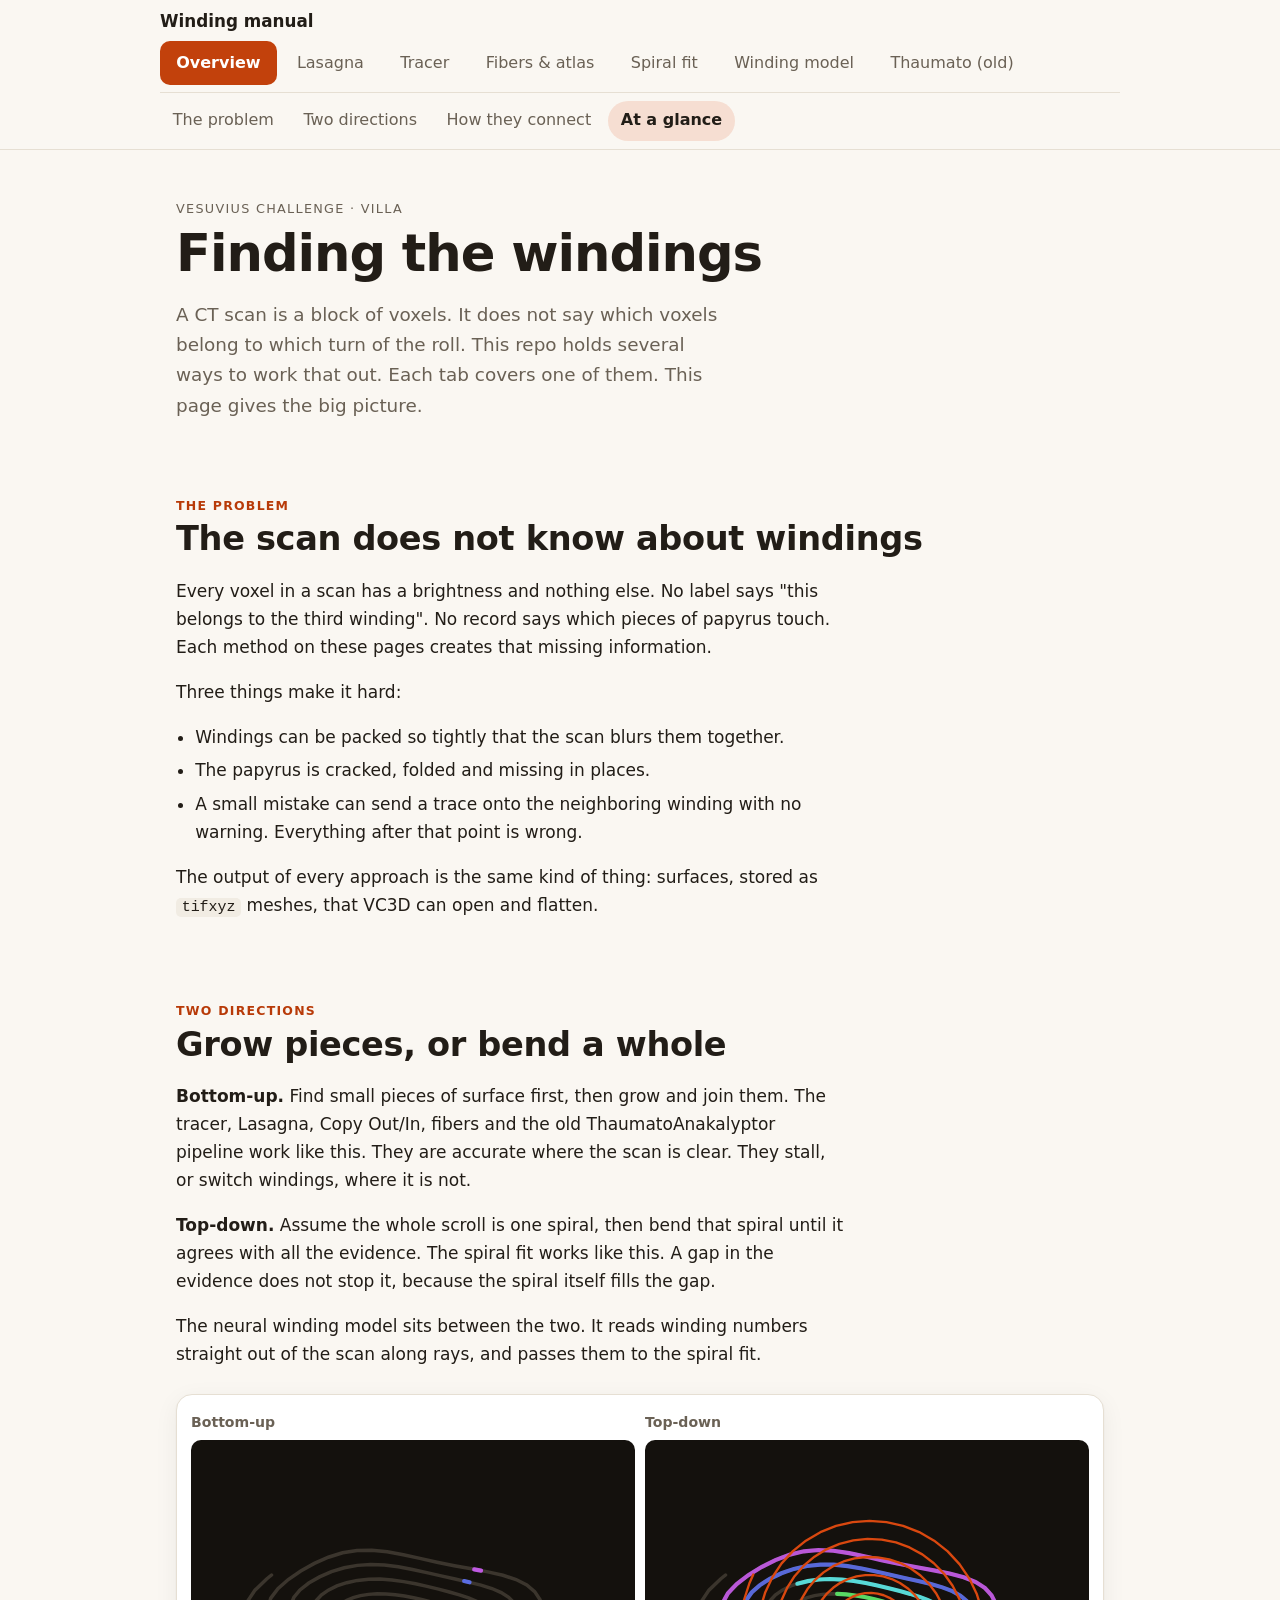
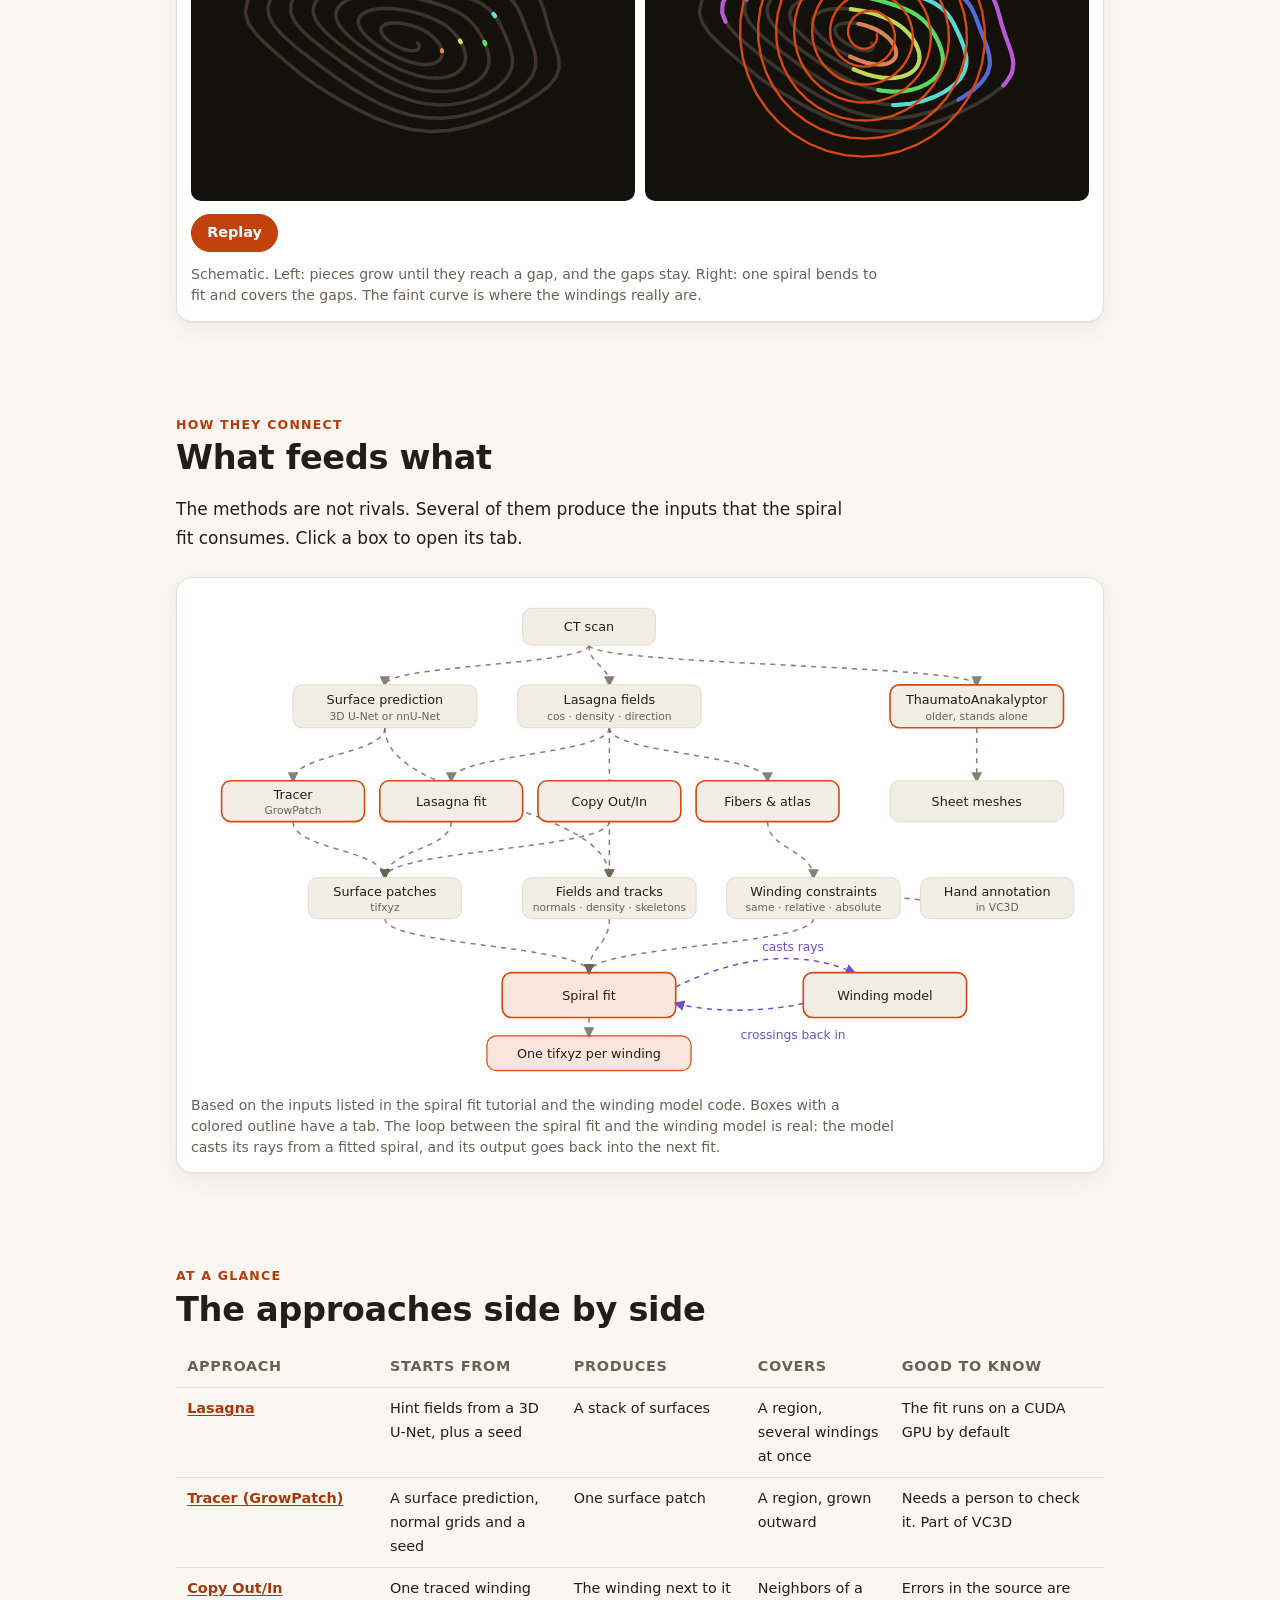
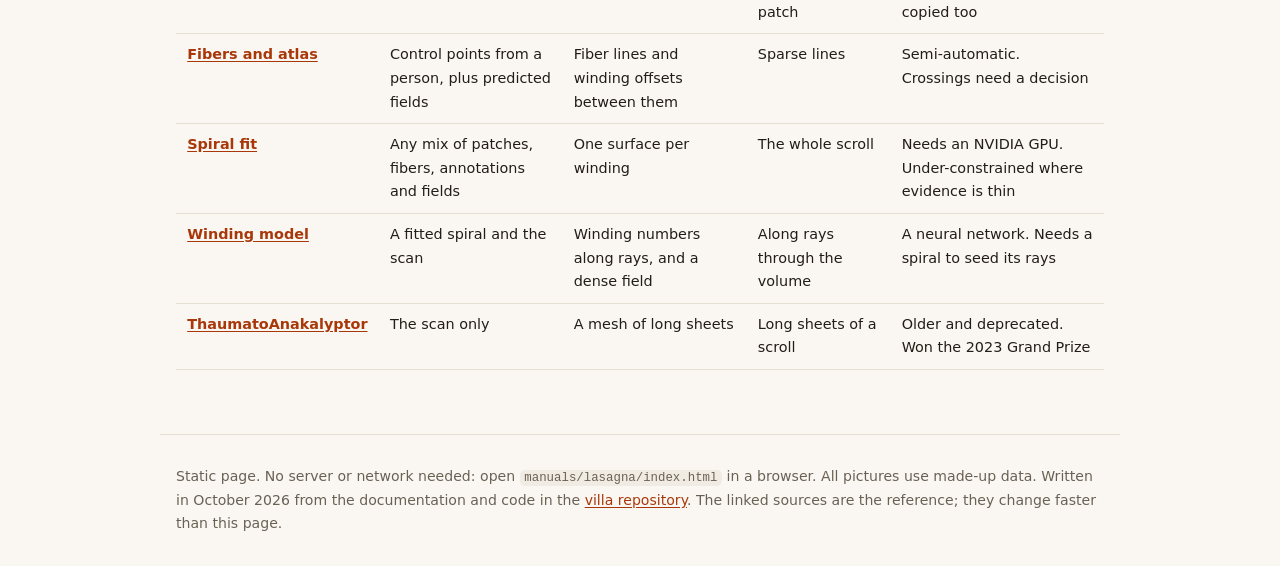
<file: docs/index.html>
<!doctype html>
<html lang="en">
<head>
<meta charset="utf-8">
<meta name="viewport" content="width=device-width, initial-scale=1">
<title>Finding the windings</title>
<meta name="description" content="A visual guide to the ways this repo finds the windings of a rolled papyrus in a CT scan: Lasagna, the patch tracer, fibers, the spiral fit, the winding model and ThaumatoAnakalyptor.">
<link rel="icon" href="data:image/svg+xml,%3Csvg xmlns=%27http://www.w3.org/2000/svg%27 viewBox=%270 0 32 32%27%3E%3Crect width=%2732%27 height=%2732%27 rx=%276%27 fill=%27%23c2410c%27/%3E%3Cpath d=%27M5 11h22M5 16h22M5 21h22%27 stroke=%27%23fff%27 stroke-width=%273%27 stroke-linecap=%27round%27/%3E%3C/svg%3E">
<link rel="stylesheet" href="style.css">
</head>
<body>

<header class="topbar">
  <div class="toprow">
    <a class="brand" href="#overview">Winding manual</a>
    <div class="tabs" role="tablist" aria-label="Approaches">
      <button type="button" role="tab" id="tab-overview" data-tab="overview" aria-controls="panel-overview" aria-selected="true">Overview</button>
      <button type="button" role="tab" id="tab-lasagna" data-tab="lasagna" aria-controls="panel-lasagna" aria-selected="false">Lasagna</button>
      <button type="button" role="tab" id="tab-tracer" data-tab="tracer" aria-controls="panel-tracer" aria-selected="false">Tracer</button>
      <button type="button" role="tab" id="tab-fibers" data-tab="fibers" aria-controls="panel-fibers" aria-selected="false">Fibers &amp; atlas</button>
      <button type="button" role="tab" id="tab-spiral" data-tab="spiral" aria-controls="panel-spiral" aria-selected="false">Spiral fit</button>
      <button type="button" role="tab" id="tab-winding" data-tab="winding" aria-controls="panel-winding" aria-selected="false">Winding model</button>
      <button type="button" role="tab" id="tab-thaumato" data-tab="thaumato" aria-controls="panel-thaumato" aria-selected="false">Thaumato (old)</button>
    </div>
  </div>
  <nav class="subnav" id="subnav" aria-label="On this tab"></nav>
</header>

<main id="top">
<div id="panel-overview" role="tabpanel" aria-labelledby="tab-overview" class="panel">
  <header class="phead">
    <p class="eyebrow">Vesuvius Challenge · villa</p>
    <h1>Finding the windings</h1>
    <p class="lead">A CT scan is a block of voxels. It does not say which voxels belong to which turn of the roll. This repo holds several ways to work that out. Each tab covers one of them. This page gives the big picture.</p>
  </header>

  <section id="overview-problem" class="sec" data-nav="The problem">
    <h2><span class="tag">The problem</span>The scan does not know about windings</h2>
    <p>Every voxel in a scan has a brightness and nothing else. No label says "this belongs to the third winding". No record says which pieces of papyrus touch. Each method on these pages creates that missing information.</p>
    <p>Three things make it hard:</p>
    <ul class="plain">
      <li>Windings can be packed so tightly that the scan blurs them together.</li>
      <li>The papyrus is cracked, folded and missing in places.</li>
      <li>A small mistake can send a trace onto the neighboring winding with no warning. Everything after that point is wrong.</li>
    </ul>
    <p>The output of every approach is the same kind of thing: surfaces, stored as <code>tifxyz</code> meshes, that VC3D can open and flatten.</p>
  </section>

  <section id="overview-directions" class="sec" data-nav="Two directions">
    <h2><span class="tag">Two directions</span>Grow pieces, or bend a whole</h2>
    <p><strong>Bottom-up.</strong> Find small pieces of surface first, then grow and join them. The tracer, Lasagna, Copy Out/In, fibers and the old ThaumatoAnakalyptor pipeline work like this. They are accurate where the scan is clear. They stall, or switch windings, where it is not.</p>
    <p><strong>Top-down.</strong> Assume the whole scroll is one spiral, then bend that spiral until it agrees with all the evidence. The spiral fit works like this. A gap in the evidence does not stop it, because the spiral itself fills the gap.</p>
    <p>The neural winding model sits between the two. It reads winding numbers straight out of the scan along rays, and passes them to the spiral fit.</p>

    <figure class="fig" id="ovDirections">
      <div class="two">
        <div>
          <h4 class="mini">Bottom-up</h4>
          <div class="stage dark" style="--ar: 320 / 260"><svg id="ovBottom" viewBox="0 0 320 260" role="img" aria-label="Several short pieces of surface grow along a crushed spiral until they reach gaps."></svg></div>
        </div>
        <div>
          <h4 class="mini">Top-down</h4>
          <div class="stage dark" style="--ar: 320 / 260"><svg id="ovTop" viewBox="0 0 320 260" role="img" aria-label="An ideal spiral bends until it lies on the crushed spiral, passing over the gaps."></svg></div>
        </div>
      </div>
      <div class="controls"><button type="button" id="ovReplay" class="btn">Replay</button></div>
      <figcaption>Schematic. Left: pieces grow until they reach a gap, and the gaps stay. Right: one spiral bends to fit and covers the gaps. The faint curve is where the windings really are.</figcaption>
    </figure>
  </section>

  <section id="overview-map" class="sec" data-nav="How they connect">
    <h2><span class="tag">How they connect</span>What feeds what</h2>
    <p>The methods are not rivals. Several of them produce the inputs that the spiral fit consumes. Click a box to open its tab.</p>
    <figure class="fig" id="ovMap">
      <svg id="ovFlow" viewBox="0 0 880 480" class="flowbig" role="img" aria-label="Diagram of how the scan, surface prediction, local tracers, fibers, annotations and the winding model feed the spiral fit, which produces one surface per winding."></svg>
      <figcaption>Based on the inputs listed in the spiral fit tutorial and the winding model code. Boxes with a colored outline have a tab. The loop between the spiral fit and the winding model is real: the model casts its rays from a fitted spiral, and its output goes back into the next fit.</figcaption>
    </figure>
  </section>

  <section id="overview-table" class="sec" data-nav="At a glance">
    <h2><span class="tag">At a glance</span>The approaches side by side</h2>
    <div class="tablewrap">
    <table class="compare">
      <thead><tr><th>Approach</th><th>Starts from</th><th>Produces</th><th>Covers</th><th>Good to know</th></tr></thead>
      <tbody>
        <tr><td><a href="#lasagna">Lasagna</a></td><td>Hint fields from a 3D U-Net, plus a seed</td><td>A stack of surfaces</td><td>A region, several windings at once</td><td>The fit runs on a CUDA GPU by default</td></tr>
        <tr><td><a href="#tracer">Tracer (GrowPatch)</a></td><td>A surface prediction, normal grids and a seed</td><td>One surface patch</td><td>A region, grown outward</td><td>Needs a person to check it. Part of VC3D</td></tr>
        <tr><td><a href="#tracer/copy">Copy Out/In</a></td><td>One traced winding</td><td>The winding next to it</td><td>Neighbors of a patch</td><td>Errors in the source are copied too</td></tr>
        <tr><td><a href="#fibers">Fibers and atlas</a></td><td>Control points from a person, plus predicted fields</td><td>Fiber lines and winding offsets between them</td><td>Sparse lines</td><td>Semi-automatic. Crossings need a decision</td></tr>
        <tr><td><a href="#spiral">Spiral fit</a></td><td>Any mix of patches, fibers, annotations and fields</td><td>One surface per winding</td><td>The whole scroll</td><td>Needs an NVIDIA GPU. Under-constrained where evidence is thin</td></tr>
        <tr><td><a href="#winding">Winding model</a></td><td>A fitted spiral and the scan</td><td>Winding numbers along rays, and a dense field</td><td>Along rays through the volume</td><td>A neural network. Needs a spiral to seed its rays</td></tr>
        <tr><td><a href="#thaumato">ThaumatoAnakalyptor</a></td><td>The scan only</td><td>A mesh of long sheets</td><td>Long sheets of a scroll</td><td>Older and deprecated. Won the 2023 Grand Prize</td></tr>
      </tbody>
    </table>
    </div>
  </section>

</div>

<div id="panel-lasagna" role="tabpanel" aria-labelledby="tab-lasagna" class="panel" hidden>

<!-- ============================================================ HERO -->
<section class="hero" id="lasagna-top">
  <div class="hero-text">
    <p class="eyebrow">Vesuvius Challenge · villa / lasagna</p>
    <h1>The Lasagna approach</h1>
    <p class="lead">Lasagna finds the windings of a rolled-up papyrus in a CT scan. It does this in four steps. Each step below has a picture you can play with.</p>
    <ol class="steps-overview">
      <li><a href="#lasagna/step1"><span class="n">1</span><span><strong>Read the scan</strong> A neural network turns the CT into three hint fields.</span></a></li>
      <li><a href="#lasagna/step2"><span class="n">2</span><span><strong>Start a mesh</strong> A rough stack of layers is placed around a seed point.</span></a></li>
      <li><a href="#lasagna/step3"><span class="n">3</span><span><strong>Fit the mesh</strong> An optimizer moves the layers until they agree with the hints.</span></a></li>
      <li><a href="#lasagna/step4"><span class="n">4</span><span><strong>Export</strong> Each layer is saved as a surface that VC3D can open.</span></a></li>
    </ol>
  </div>
  <div class="hero-fig">
    <canvas id="heroStack" role="img" aria-label="A rotating stack of curved mesh layers, like the layers of a lasagna."></canvas>
  </div>
</section>

<!-- ============================================================ IDEA -->
<section id="lasagna-idea" class="sec" data-nav="The idea">
  <h2><span class="tag">The idea</span>A scroll is a stack of layers</h2>
  <p>A papyrus scroll is a long strip of papyrus rolled up around a center. Each turn of the roll is called a <dfn>winding</dfn>. Cut across the scroll and the windings form a spiral.</p>
  <p>Now look at a small piece of that spiral. Over a short distance the turns run almost parallel to each other, like the layers of a lasagna. Lasagna models each small piece of scroll this way: a stack of layers, one layer for each winding. The task is to find where every layer sits in 3D.</p>

  <figure class="fig" id="figZoom">
    <div class="stage dark" style="--ar: 720 / 420">
      <canvas id="zoomCanvas" role="img" aria-label="Cross-section of a scroll drawn as a spiral. When zoomed in, the spiral turns into parallel layers."></canvas>
      <svg id="zoomLabels" viewBox="0 0 720 420" aria-hidden="true"></svg>
    </div>
    <div class="controls">
      <label for="zoomRange">Zoom</label>
      <input type="range" id="zoomRange" min="0" max="100" value="0">
      <button type="button" id="zoomPlay" class="btn">Play</button>
    </div>
    <figcaption>Schematic cross-section of a scroll. Drag the slider to zoom in on the marked square. This is a drawing, not scan data.</figcaption>
  </figure>

  <p class="note">The work is split into two programs. A neural network reads the scan (step 1). An optimizer builds the layers (steps 2 to 4). They share nothing except files on disk, so either one can be replaced without touching the other.</p>
</section>

<!-- ============================================================ STEP 1 -->
<section id="lasagna-step1" class="sec" data-nav="Read the scan" data-badge="1">
  <h2><span class="tag">Step 1</span>Read the scan</h2>
  <p>A 3D U-Net looks at the CT in small overlapping tiles. For every voxel it writes three hint values.</p>

  <ul class="hints">
    <li class="h-cos"><strong>cos</strong> Is there a winding here? The value is 1 on a winding and 0 halfway between two windings. Walk across the layers and it rises and falls once per winding.</li>
    <li class="h-dens"><strong>density</strong> How close together are the windings? It is high where they are packed tightly and low where they are far apart.</li>
    <li class="h-dir"><strong>direction</strong> Which way does the surface face? It is stored as a line, not an arrow. For a surface, "up" and "down" mean the same thing.</li>
  </ul>

  <figure class="fig" id="figHints">
    <div class="seg" role="group" aria-label="Show">
      <button type="button" class="on" data-view="scan">Scan</button>
      <button type="button" data-view="cos">cos</button>
      <button type="button" data-view="dens">density</button>
      <button type="button" data-view="dir">direction</button>
    </div>
    <div class="hints-row">
      <div class="stage dark probe-stage" style="--ar: 640 / 400">
        <canvas class="layer on" data-view="scan"></canvas>
        <canvas class="layer" data-view="cos"></canvas>
        <canvas class="layer" data-view="dens"></canvas>
        <canvas class="layer" data-view="dir"></canvas>
        <svg id="probeSvg" viewBox="0 0 640 400" role="img" aria-label="Synthetic scan patch with a movable probe. Move the pointer to read the three hint values at that spot."></svg>
      </div>
      <svg id="profileSvg" viewBox="0 0 110 400" class="profile" aria-hidden="true"></svg>
    </div>
    <dl class="readout" aria-live="off">
      <div><dt>cos</dt><dd><span id="rdCos">–</span><i class="bar"><b id="rdCosBar"></b></i></dd></div>
      <div><dt>density</dt><dd><span id="rdDens">–</span></dd></div>
      <div><dt>direction</dt><dd><span id="rdDir">–</span></dd></div>
    </dl>
    <figcaption>Synthetic example. Move the pointer over the picture. The strip on the right shows the cos value along the vertical line through the probe: it peaks once at every winding.</figcaption>
  </figure>

  <p>The network sees the scan and nothing else. It does not know which winding is which, because cos repeats. It only knows where windings are, how far apart they are and how they are tilted. Counting windings is left to the fitter in step 3.</p>
  <p>In the blurry spot of the example, the scan view is unclear but the cos view stays clean. The network fills that area in from its surroundings, so values there are less certain.</p>

  <details class="more">
    <summary>How the network learned this</summary>
    <div class="more-body">
      <p>The network was trained on scans where people had already traced surfaces by hand. From the traced surfaces, the training code works out the correct cos, density and direction for every voxel. The network is then trained to reproduce those values from the scan alone.</p>
      <svg class="flow" viewBox="0 0 640 150" role="img" aria-label="Training flow: traced surfaces give labels; the network learns to predict the labels from the scan; the loss compares them.">
        <defs>
          <marker id="ah" viewBox="0 0 10 10" refX="8" refY="5" markerWidth="7" markerHeight="7" orient="auto-start-reverse"><path d="M0 0 L10 5 L0 10 z" fill="currentColor"/></marker>
        </defs>
        <g class="box"><rect x="6" y="14" width="138" height="48" rx="8"/><text x="75" y="43">CT scan</text></g>
        <g class="box"><rect x="6" y="88" width="138" height="48" rx="8"/><text x="75" y="106">Hand-traced</text><text x="75" y="124">surfaces</text></g>
        <g class="box"><rect x="206" y="88" width="138" height="48" rx="8"/><text x="275" y="106">Correct cos,</text><text x="275" y="124">density, direction</text></g>
        <g class="box net"><rect x="206" y="14" width="138" height="48" rx="8"/><text x="275" y="43">3D U-Net</text></g>
        <g class="box"><rect x="406" y="14" width="138" height="48" rx="8"/><text x="475" y="32">Predicted cos,</text><text x="475" y="50">density, direction</text></g>
        <g class="box loss"><rect x="406" y="88" width="138" height="48" rx="8"/><text x="475" y="117">Compare</text></g>
        <path class="arrow" d="M144 38 H206" marker-end="url(#ah)"/>
        <path class="arrow" d="M144 112 H206" marker-end="url(#ah)"/>
        <path class="arrow" d="M344 38 H406" marker-end="url(#ah)"/>
        <path class="arrow" d="M344 112 H406" marker-end="url(#ah)"/>
        <path class="arrow" d="M475 62 V88" marker-end="url(#ah)"/>
        <path class="arrow back" d="M406 126 C 380 150, 300 150, 290 62" marker-end="url(#ah)"/>
        <text class="cap" x="580" y="116" text-anchor="start">error</text>
        <text class="cap" x="580" y="132" text-anchor="start">adjusts the</text>
        <text class="cap" x="580" y="148" text-anchor="start">network</text>
      </svg>
    </div>
  </details>

  <h3>In practice</h3>
  <p>The whole volume is processed in overlapping tiles, on one or more GPUs. The result is written to disk as OME-Zarr volumes, plus a <code>.lasagna.json</code> file that lists them. A run can be resumed if it is interrupted.</p>
<pre><code>python lasagna/preprocess_cos_omezarr.py predict3d \
  --input vol.zarr --output pred.lasagna.json \
  --unet-checkpoint model_best.pt --cos-scaledown 2 --scaledown 4</code></pre>
</section>

<!-- ============================================================ STEP 2 -->
<section id="lasagna-step2" class="sec" data-nav="Start a mesh" data-badge="2">
  <h2><span class="tag">Step 2</span>Start a mesh</h2>
  <p>The fitter describes the scroll with a <dfn>mesh</dfn>: a grid of 3D points. Lasagna keeps one grid for every winding and stacks them. Rows of a grid follow the height of the scroll. Columns follow the winding around the scroll.</p>
  <p>To begin, the user gives a <dfn>seed</dfn>, a point that lies on one winding. The fitter also needs a rough first guess for the shape. This can be a cylinder or shell around the scroll center, or an existing surface. The first guess is smooth and its layers are evenly spaced, so it does not follow the real windings yet. Fixing that is step 3.</p>

  <figure class="fig" id="figStart">
    <div class="start-row">
      <div class="stage dark" style="--ar: 640 / 400">
        <canvas id="startCanvas" role="img" aria-label="Scan patch with a seed point and a first guess of evenly spaced layers that do not match the real windings."></canvas>
        <svg id="startSvg" viewBox="0 0 640 400" aria-hidden="true"></svg>
      </div>
      <div class="stage panel" style="--ar: 1 / 1">
        <canvas id="startStack" role="img" aria-label="The same layers shown as a 3D stack of mesh grids."></canvas>
        <span class="note-tag">One layer = one grid of points</span>
      </div>
    </div>
    <div class="controls">
      <label for="layerCount">Layers to model</label>
      <input type="range" id="layerCount" min="3" max="9" value="7">
      <output id="layerCountOut">7</output>
    </div>
    <figcaption>Left: a slice through the scan with the seed (pulsing ring) and the first guess. The guess has the right number of layers and spacing, but the wrong shape. Right: the same layers as a 3D stack. Drag to rotate.</figcaption>
  </figure>
</section>

<!-- ============================================================ STEP 3 -->
<section id="lasagna-step3" class="sec" data-nav="Fit it" data-badge="3">
  <h2><span class="tag">Step 3</span>Fit the mesh</h2>
  <p>Now the optimizer moves the mesh points, a little at a time. After every step it checks how badly the mesh breaks a list of rules. The amounts are added into one number called the <dfn>loss</dfn>. The points then move in the direction that makes the loss smaller. This is gradient descent. There is no neural network in this step.</p>
  <p>Press play. The three rules below are a simplified version of what the real fit does.</p>

  <figure class="fig" id="figFit">
    <div class="seg" role="group" aria-label="Background">
      <button type="button" class="on" data-bg="scan">Scan</button>
      <button type="button" data-bg="cos">cos</button>
    </div>
    <div class="stage dark" style="--ar: 640 / 400">
      <canvas class="layer on" data-bg="scan"></canvas>
      <canvas class="layer" data-bg="cos"></canvas>
      <svg id="fitSvg" viewBox="0 0 640 400" role="img" aria-label="Mesh layers moving onto the windings of the scan."></svg>
    </div>
    <div class="controls wrap">
      <button type="button" id="fitPlay" class="btn">Play</button>
      <button type="button" id="fitReset" class="btn ghost">Reset</button>
      <label class="chk"><input type="checkbox" id="rulePull" checked> Stay on the winding</label>
      <label class="chk"><input type="checkbox" id="ruleDir" checked> Face the right way</label>
      <label class="chk"><input type="checkbox" id="ruleSmooth" checked> Stay smooth</label>
    </div>
    <p class="meter">Step <b id="fitIter">0</b> · average distance from the winding <b id="fitErr">–</b> px</p>
    <figcaption>Turn a rule off while it runs to see what it was doing. With only "face the right way", the lines tilt correctly but drift sideways. Without "stay smooth", they get ragged.</figcaption>
  </figure>

  <h3>The rules</h3>
  <p>The real fit uses more rules than the toy. Each has a weight in the config file, so a stage can emphasize some and ignore others.</p>

  <div class="cards">
    <article class="card">
      <svg viewBox="0 0 160 100" role="img" aria-label="A short line turns until it is square to an arrow.">
        <line class="hint-d" x1="80" y1="60" x2="80" y2="16"/><path class="hint-d fill" d="M80 10 L74 22 L86 22 z"/>
        <g><line class="mesh" x1="34" y1="60" x2="126" y2="60"/>
          <animateTransform attributeName="transform" type="rotate" values="26 80 60;0 80 60;0 80 60;26 80 60" keyTimes="0;.4;.7;1" dur="4s" repeatCount="indefinite" calcMode="spline" keySplines=".4 0 .2 1;0 0 1 1;.4 0 .2 1"/>
        </g>
        <circle class="dot" cx="80" cy="60" r="3"/>
      </svg>
      <h4>Face the right way</h4>
      <p>The layer must be square to the direction hint, so its normal lines up with the arrow.</p>
      <code>normal</code>
    </article>

    <article class="card">
      <svg viewBox="0 0 160 100" role="img" aria-label="Uneven dots slide until they are evenly spaced.">
        <line class="mesh thin" x1="14" y1="50" x2="146" y2="50"/>
        <circle class="dot big" cy="50" r="5"><animate attributeName="cx" values="20;20;20" dur="4s" repeatCount="indefinite"/></circle>
        <circle class="dot big" cy="50" r="5"><animate attributeName="cx" values="38;44;44;38" keyTimes="0;.4;.7;1" dur="4s" repeatCount="indefinite"/></circle>
        <circle class="dot big" cy="50" r="5"><animate attributeName="cx" values="70;68;68;70" keyTimes="0;.4;.7;1" dur="4s" repeatCount="indefinite"/></circle>
        <circle class="dot big" cy="50" r="5"><animate attributeName="cx" values="78;92;92;78" keyTimes="0;.4;.7;1" dur="4s" repeatCount="indefinite"/></circle>
        <circle class="dot big" cy="50" r="5"><animate attributeName="cx" values="118;116;116;118" keyTimes="0;.4;.7;1" dur="4s" repeatCount="indefinite"/></circle>
        <circle class="dot big" cy="50" r="5"><animate attributeName="cx" values="140;140;140" dur="4s" repeatCount="indefinite"/></circle>
      </svg>
      <h4>Keep the grid even</h4>
      <p>Neighboring points in a row stay about one mesh step apart, so the grid does not bunch up.</p>
      <code>step</code>
    </article>

    <article class="card">
      <svg viewBox="0 0 160 100" role="img" aria-label="A zigzag line relaxes into a gentle curve.">
        <path class="mesh" d="M10 60 L35 30 L60 78 L85 28 L110 76 L135 40 L150 58" fill="none">
          <animate attributeName="d" dur="4s" repeatCount="indefinite" keyTimes="0;.4;.7;1"
            values="M10 60 L35 30 L60 78 L85 28 L110 76 L135 40 L150 58;M10 60 L35 52 L60 48 L85 46 L110 48 L135 52 L150 56;M10 60 L35 52 L60 48 L85 46 L110 48 L135 52 L150 56;M10 60 L35 30 L60 78 L85 28 L110 76 L135 40 L150 58"/>
        </path>
      </svg>
      <h4>Stay smooth</h4>
      <p>The surface may curve but it may not crumple. Sharp bends and folds are penalized.</p>
      <code>smooth</code> <code>bend</code>
    </article>

    <article class="card">
      <svg viewBox="0 0 160 100" role="img" aria-label="A point slides toward a bright surface.">
        <defs><linearGradient id="gDt" x1="0" y1="0" x2="0" y2="1"><stop offset="0" stop-color="var(--cos)" stop-opacity="0"/><stop offset="1" stop-color="var(--cos)" stop-opacity=".55"/></linearGradient></defs>
        <rect x="10" y="10" width="140" height="66" fill="url(#gDt)"/>
        <line class="surf" x1="10" y1="76" x2="150" y2="76"/>
        <line class="guide" x1="80" y1="76" x2="80" y2="22"><animate attributeName="y2" values="22;76;76;22" keyTimes="0;.5;.8;1" dur="4s" repeatCount="indefinite"/></line>
        <circle class="dot big" cx="80" cy="22" r="5"><animate attributeName="cy" values="22;76;76;22" keyTimes="0;.5;.8;1" dur="4s" repeatCount="indefinite"/></circle>
      </svg>
      <h4>Sit on a surface</h4>
      <p>An optional second model predicts the distance to the nearest surface. Points are pulled toward distance zero.</p>
      <code>pred_dt</code>
    </article>

    <article class="card">
      <svg viewBox="0 0 160 100" role="img" aria-label="A layer moves until it is exactly one winding from the layer below it.">
        <line class="mesh" x1="14" y1="78" x2="146" y2="78"/>
        <g style="stroke:var(--dens)" stroke-width="1.5" opacity=".7">
          <line x1="30" y1="78" x2="30" y2="50"/><line x1="60" y1="78" x2="60" y2="50"/><line x1="90" y1="78" x2="90" y2="50"/><line x1="120" y1="78" x2="120" y2="50"/>
        </g>
        <line class="mesh" x1="14" y1="20" x2="146" y2="20"><animate attributeName="y1" values="20;50;50;20" keyTimes="0;.5;.8;1" dur="4s" repeatCount="indefinite"/><animate attributeName="y2" values="20;50;50;20" keyTimes="0;.5;.8;1" dur="4s" repeatCount="indefinite"/></line>
        <text class="small" x="146" y="95" text-anchor="end">gap = 1 winding</text>
      </svg>
      <h4>Next layer, next winding</h4>
      <p>Add up the density between two layers. The total must be 1, so the next layer is exactly one winding away. This is how the fit counts windings.</p>
      <code>winding_density</code>
    </article>
  </div>

  <h3>Coarse to fine</h3>
  <p>Moving single points would be slow, and a small error in one place could never pull its neighbors along. So the mesh is stored as a pyramid of five levels. The top level has only a few points and moves large regions together. Each level below adds finer detail on top of the one above.</p>

  <figure class="fig" id="figPyr">
    <svg id="pyrSvg" viewBox="0 0 640 240" role="img" aria-label="A wavy target curve and a mesh fit that gets more accurate as more points are added."></svg>
    <div class="controls wrap">
      <div class="seg" role="group" aria-label="Pyramid level" id="pyrLevels"></div>
      <button type="button" id="pyrPlay" class="btn">Play</button>
    </div>
    <p class="meter" id="pyrInfo"></p>
    <figcaption>One line of the mesh, fitted with more and more points. The grey curve is the shape the line has to follow.</figcaption>
  </figure>

  <h3>Stages</h3>
  <p>A config file lists the stages of a fit. Each stage sets the number of steps, the learning rate (how far points may move per step), and the weight of each rule. The default <a href="https://github.com/ScrollPrize/villa/blob/main/lasagna/configs/init.json"><code>init.json</code></a> runs two stages:</p>
  <div class="stages" aria-label="Two stages of the default config">
    <div class="stage-bar" style="--w: 67"><b>Stage 1</b> 1,000 steps · learning rate 0.1<small>large moves</small></div>
    <div class="stage-bar s2" style="--w: 33"><b>Stage 2</b> 500 steps · 0.01<small>careful moves</small></div>
  </div>
</section>

<!-- ============================================================ STEP 4 -->
<section id="lasagna-step4" class="sec" data-nav="Export" data-badge="4">
  <h2><span class="tag">Step 4</span>Export the surfaces</h2>
  <p>When the fit is done, every layer of the mesh is a surface of its own. <code>fit2tifxyz.py</code> writes one folder per winding in the <dfn>tifxyz</dfn> format. The folder holds three images, <code>x.tif</code>, <code>y.tif</code> and <code>z.tif</code>, plus a small <code>meta.json</code>.</p>
  <p>Pixel (row, column) in those images stores the x, y and z coordinate of one mesh point. VC3D, the Volume Cartographer app, opens these surfaces directly. It can also start a fit by calling <code>fit_service.py</code> over HTTP.</p>

  <figure class="fig" id="figExport">
    <div class="export-row">
      <div class="stage panel" style="--ar: 1 / 1">
        <canvas id="exportStack" role="img" aria-label="The mesh layers pulled apart. One layer is highlighted."></canvas>
      </div>
      <div class="export-side">
        <div class="controls wrap">
          <label for="explode">Pull apart</label>
          <input type="range" id="explode" min="0" max="100" value="0">
        </div>
        <div class="seg layer-pick" id="layerPick" role="group" aria-label="Choose a layer"></div>
        <pre class="tree" id="tree"></pre>
        <div class="tifs">
          <figure><canvas id="tifX" width="48" height="32"></canvas><figcaption>x.tif</figcaption></figure>
          <figure><canvas id="tifY" width="48" height="32"></canvas><figcaption>y.tif</figcaption></figure>
          <figure><canvas id="tifZ" width="48" height="32"></canvas><figcaption>z.tif</figcaption></figure>
        </div>
        <p class="meter" id="tifRead">Point the cursor at an image to read one pixel.</p>
      </div>
    </div>
    <figcaption>Pick a layer to see its three coordinate images. Brighter means a larger coordinate. The numbers in the readout are made up for this example.</figcaption>
  </figure>

  <p>The export converts mesh coordinates back to the voxel units of the original scan, so the surfaces line up with the full-resolution volume.</p>
<pre><code>python lasagna/fit2tifxyz.py --input model.pt --output out_tifxyz/</code></pre>
</section>

<!-- ============================================================ REFERENCE -->
<section id="lasagna-reference" class="sec" data-nav="Reference">
  <h2><span class="tag">Reference</span>Words, files and limits</h2>

  <h3>Words used on this page</h3>
  <dl class="gloss">
    <div><dt>Winding</dt><dd>One turn of the roll around its center.</dd></div>
    <div><dt>Layer</dt><dd>One winding as it appears in the model: a grid of 3D points. The code and some docs call this a "sheet". In scroll anatomy a sheet is a manufactured piece of papyrus, and one sheet can span several windings. This page says layer or winding to avoid the mix-up.</dd></div>
    <div><dt>Hint fields</dt><dd>The cos, density and direction values predicted by the network. The code calls them channels.</dd></div>
    <div><dt>Normal</dt><dd>The direction that points straight out of a surface.</dd></div>
    <div><dt>Seed</dt><dd>A point on one winding where a fit starts.</dd></div>
    <div><dt>Mesh</dt><dd>A grid of connected 3D points that describes a surface.</dd></div>
    <div><dt>Voxel</dt><dd>One cell of the 3D scan.</dd></div>
    <div><dt>OME-Zarr</dt><dd>A chunked file format for volumes that are too large to load at once.</dd></div>
    <div><dt>tifxyz</dt><dd>A surface stored as three images (x, y, z) plus a <code>meta.json</code>.</dd></div>
    <div><dt>VC3D</dt><dd>The Volume Cartographer app, used to view and edit surfaces.</dd></div>
  </dl>

  <h3>Where each step lives</h3>
  <div class="tablewrap">
  <table>
    <thead><tr><th>Step</th><th>Files in <code>lasagna/</code></th></tr></thead>
    <tbody>
      <tr><td>Training the network</td><td><a href="https://github.com/ScrollPrize/villa/blob/main/lasagna/train_tifxyz.py">train_tifxyz.py</a>, <a href="https://github.com/ScrollPrize/villa/blob/main/lasagna/tifxyz_lasagna_dataset.py">tifxyz_lasagna_dataset.py</a>, <a href="https://github.com/ScrollPrize/villa/blob/main/lasagna/tifxyz_labels.py">tifxyz_labels.py</a></td></tr>
      <tr><td>1 Read the scan</td><td><a href="https://github.com/ScrollPrize/villa/blob/main/lasagna/preprocess_cos_omezarr.py">preprocess_cos_omezarr.py</a>, <a href="https://github.com/ScrollPrize/villa/blob/main/lasagna/tiled_predict3d.py">tiled_predict3d.py</a>, <a href="https://github.com/ScrollPrize/villa/tree/main/lasagna/manager">manager/</a> (the <code>las_manager</code> command)</td></tr>
      <tr><td>2 Start a mesh</td><td><a href="https://github.com/ScrollPrize/villa/blob/main/lasagna/fit.py">fit.py</a>, <a href="https://github.com/ScrollPrize/villa/blob/main/lasagna/model.py">model.py</a>, <a href="https://github.com/ScrollPrize/villa/blob/main/lasagna/fit_data.py">fit_data.py</a></td></tr>
      <tr><td>3 Fit the mesh</td><td><a href="https://github.com/ScrollPrize/villa/blob/main/lasagna/optimizer.py">optimizer.py</a>, the <code>opt_loss_*.py</code> files (one per rule), <a href="https://github.com/ScrollPrize/villa/tree/main/lasagna/configs">configs/</a></td></tr>
      <tr><td>4 Export</td><td><a href="https://github.com/ScrollPrize/villa/blob/main/lasagna/fit2tifxyz.py">fit2tifxyz.py</a>, <a href="https://github.com/ScrollPrize/villa/blob/main/lasagna/fit_service.py">fit_service.py</a>, <a href="https://github.com/ScrollPrize/villa/blob/main/lasagna/tifxyz_format.md">tifxyz_format.md</a></td></tr>
    </tbody>
  </table>
  </div>
  <p>The neural network itself is not defined in <code>lasagna/</code>. It is the configurable U-Net from the sibling <code>vesuvius</code> package. For more detail, start with <a href="https://github.com/ScrollPrize/villa/blob/main/lasagna/docs/status.md">docs/status.md</a> and <a href="https://github.com/ScrollPrize/villa/blob/main/lasagna/lasagna_3d.md">lasagna_3d.md</a>.</p>

  <h3>Things to keep in mind</h3>
  <ul class="plain">
    <li>The fit is only as good as the hints. Where the scan is damaged, cos and direction can be wrong, and the mesh will follow them.</li>
    <li>A fit covers a limited region around the seed, not the whole scroll at once.</li>
    <li>The pictures on this page are schematic. They use made-up data to show the idea.</li>
  </ul>
</section>

</div>

<div id="panel-tracer" role="tabpanel" aria-labelledby="tab-tracer" class="panel" hidden>
  <header class="phead">
    <p class="eyebrow">volume-cartographer · C++</p>
    <h1>The patch tracer</h1>
    <p class="lead">The tracer starts at one seed point and grows a surface patch outward along a predicted surface. It is part of VC3D. It is semi-automatic: it does the long stretches and a person fixes the rest.</p>
    <p class="chips"><span class="pill">GrowPatch</span><span class="pill">Ceres solver</span><span class="pill">vc_grow_seg_from_seed</span></p>
  </header>

  <section id="tracer-idea" class="sec" data-nav="The idea">
    <h2><span class="tag">The idea</span>Grow a mesh one corner at a time</h2>
    <p>The input is a <dfn>surface prediction</dfn>: a volume that is 1 wherever a network thinks there is papyrus surface. On its own it is not a surface. It has holes, and in places two windings are joined. The tracer turns it into a mesh, a grid of quads, starting from a seed.</p>
    <p>It keeps a state grid that records which corners of the mesh exist so far. Growth then repeats two phases:</p>
    <ol class="plain">
      <li>Add new corners greedily along the edge of the patch, for several rounds.</li>
      <li>Run the optimizer over the new region and the strip of mesh behind it, so the new corners settle onto the surface.</li>
    </ol>
    <p>A set of rules of thumb decides when to accept a result and when to skip it. The optimizer is Ceres, a classical least-squares solver. The entry point is <code>vc_grow_seg_from_seed</code>, which calls <code>space_tracing_quad_phys</code> in <code>surface_helpers.cpp</code>.</p>

    <p>Press play. The orange line is one row of the mesh seen from the side. It grows both ways from the seed.</p>
    <figure class="fig" id="trGrow">
      <div class="stage dark" style="--ar: 640 / 400">
        <canvas id="trCanvas" role="img" aria-label="Synthetic surface prediction with a tracer growing along one winding."></canvas>
        <svg id="trSvg" viewBox="0 0 640 400" aria-hidden="true"></svg>
      </div>
      <div class="controls wrap">
        <button type="button" id="trPlay" class="btn">Play</button>
        <button type="button" id="trReset" class="btn ghost">Reset</button>
        <label class="chk"><input type="checkbox" id="trMerger" checked> Two windings merge in the prediction</label>
        <label class="chk"><input type="checkbox" id="trCorr"> Add correction points</label>
      </div>
      <p class="meter" id="trMeter">Ready.</p>
      <figcaption>Synthetic example. Bright bands are the surface prediction. The bright blob on the right is a merger: the network joined two windings there. Switch correction points on and replay to see a person's fix.</figcaption>
    </figure>

    <p>In three dimensions the same thing happens on a grid. Cells are committed in rings around the seed. The optimizer works mostly on the active fringe, and sometimes on the whole patch.</p>
    <figure class="fig" id="trLattice">
      <div class="stage panel" style="--ar: 640 / 250"><canvas id="latCanvas" role="img" aria-label="A grid of cells being filled in outward from a seed. The newest cells at the edge are highlighted."></canvas></div>
      <div class="controls"><button type="button" id="latPlay" class="btn">Replay</button><span class="meter" id="latMeter" style="margin:0 0 0 .5rem"></span></div>
      <figcaption>The state grid. Pale cells are committed. Orange cells are the active fringe that the next optimization round may move.</figcaption>
    </figure>
  </section>

  <section id="tracer-rules" class="sec" data-nav="What it optimizes">
    <h2><span class="tag">The rules</span>What the optimizer balances</h2>
    <p>Each new corner is placed to balance several goals at once. The code generates these as separate loss terms, and some are only created where a location is not yet used by another term.</p>
    <div class="cards">
      <article class="card"><div class="icon" data-icon="ridge"></div><h4>Follow the prediction</h4><p>Corners are pulled onto the bright band of the surface prediction.</p></article>
      <article class="card"><div class="icon" data-icon="straight"></div><h4>Stay smooth</h4><p>Three neighboring corners should lie on a straight line unless the data says otherwise.</p></article>
      <article class="card"><div class="icon" data-icon="even"></div><h4>Keep the spacing</h4><p>Corners stay about one step apart, so the mesh does not stretch or pile up.</p></article>
      <article class="card"><div class="icon" data-icon="normal"></div><h4>Match the normals</h4><p>A normal grid, a coarse field of local surface directions made by <code>vc_gen_normalgrids</code>, tells the mesh which way to face.</p></article>
      <article class="card"><div class="icon" data-icon="neighbor"></div><h4>Resist the neighbor</h4><p>A nearby winding is easy to jump onto. The tracer is set up to resist that pull.</p></article>
    </div>
  </section>

  <section id="tracer-fix" class="sec" data-nav="Fixing mistakes">
    <h2><span class="tag">Failure modes</span>Where it goes wrong, and the fix</h2>
    <p>The tracer follows a trail that the prediction only half defines. The common problems are:</p>
    <ul class="plain">
      <li><strong>Mergers.</strong> Two nearby windings are joined by mistake in the prediction.</li>
      <li><strong>Holes.</strong> The predicted surface disappears.</li>
      <li><strong>Sheet switches.</strong> The trace jumps from its winding to a neighboring one. Mergers often cause these, as in the figure above.</li>
    </ul>
    <p>The repo's workflow for correcting a patch, as documented, goes like this:</p>
    <ol class="plain">
      <li>Grow a patch with <code>vc_grow_seg_from_seed</code>. A snapshot interval saves intermediate states.</li>
      <li>In VC3D, add one point collection for each broken area. The first point is on the correct surface near the problem. The others mark where the surface should go.</li>
      <li>Optionally mask the area that should be removed.</li>
      <li>Run the tracer again with <code>--resume</code> and <code>--correct</code>. The solver pulls the surface through the points and then keeps growing from there.</li>
    </ol>
    <p>The <code>z_min</code> and <code>z_max</code> parameters limit the z range. A thin band can be used to follow one long spiral.</p>
  </section>

  <section id="tracer-copy" class="sec" data-nav="Copy Out/In">
    <h2><span class="tag">Copy Out/In</span>Use one winding to find the next</h2>
    <p>Once one winding is traced well, the windings just outside and inside it usually have similar curvature. Copy Out/In uses a finished mesh as a geometric reference and moves the tracing over to the neighboring winding. In the repo this lives in <code>vc_grow_seg_from_seed.cpp</code> and <code>GrowPatch.cpp</code>.</p>
    <p>Press the button to copy outward, one winding at a time.</p>
    <figure class="fig" id="trCopy">
      <div class="stage dark" style="--ar: 640 / 400">
        <canvas id="cpCanvas" role="img" aria-label="A traced winding is copied outward onto the next windings."></canvas>
        <svg id="cpSvg" viewBox="0 0 640 400" aria-hidden="true"></svg>
      </div>
      <div class="controls wrap">
        <button type="button" id="cpStep" class="btn">Copy outward</button>
        <button type="button" id="cpReset" class="btn ghost">Reset</button>
        <label class="chk"><input type="checkbox" id="cpErr"> The source trace has a sheet switch</label>
      </div>
      <p class="meter" id="cpMeter">Source: winding 7.</p>
      <figcaption>Schematic. With a clean source, each copy lands on the next winding. With a sheet switch in the source, the copies inherit it. This is why Copy Out/In speeds up tracing but still needs checking.</figcaption>
    </figure>
    <h3>The learned version</h3>
    <p>A neural version of the same idea is in <code>vesuvius/…/neural_tracing/inference/infer_rowcol_triplet_wraps.py</code>. A 3D network looks at a crop of the scan around the existing surface and predicts displacement vectors. These are added to the surface points to give the neighboring windings. The inference code cuts the surface into overlapping boxes, averages test-time variants of each box, and merges the results. A checkpoint called <code>copy_displacement_latest</code> is published, and VC3D has a Neural Tracer panel for it.</p>
    <details class="more">
      <summary>Other learned tracers in the repo</summary>
      <div class="more-body">
        <p><strong>autoreg_mesh</strong> continues a partial winding one vertex at a time. For each vertex it predicts a cell in a coarse grid of volume features, a small offset inside that cell, and a stop flag.</p>
        <p><strong>heatmap_single_point</strong> traces a patch from a start point by taking steps, and takes a new crop of the scan every few steps.</p>
        <p><strong>fiber_trace_3d</strong> traces fibers. It is covered in the fibers tab.</p>
      </div>
    </details>
  </section>
</div>

<div id="panel-fibers" role="tabpanel" aria-labelledby="tab-fibers" class="panel" hidden>
  <header class="phead">
    <p class="eyebrow">VC3D · lasagna · atlas</p>
    <h1>Fibers and the atlas</h1>
    <p class="lead">A papyrus fiber stays inside one winding. A line that follows a fiber is therefore a line that belongs to a single winding. Two fibers that cross can tell you how their windings relate. The atlas collects those facts.</p>
    <p class="chips"><span class="pill">line annotation</span><span class="pill">fiber_trace_3d</span><span class="pill">atlas.py</span></p>
  </header>

  <section id="fibers-why" class="sec" data-nav="Why fibers">
    <h2><span class="tag">Why fibers</span>A fiber never leaves its layer</h2>
    <p>A manufactured sheet has two layers of strips. Each layer has its own fiber direction, and the two directions are roughly perpendicular. By convention the recto fibers run lengthwise on the unrolled roll and the verso fibers run across its height. A fiber lies inside one layer and does not pass through the sheet.</p>
    <p>That makes a traced fiber useful evidence: all of its points are on one winding. It also gives a natural grid, because horizontal and vertical fibers can serve as the rows and columns of a surface.</p>
    <p class="note">Fibers also cause trouble. Two fibers from different windings can lie close together and run in the same direction. Distance and direction alone cannot tell whether two fibers share a surface. A person, or a careful tracer, has to look at the surroundings.</p>
  </section>

  <section id="fibers-trace" class="sec" data-nav="Tracing a fiber">
    <h2><span class="tag">Tracing</span>A few clicks, then the tracer fills in</h2>
    <p>In VC3D, a person places control points along a fiber with the line annotation widget. Between two control points the line can be made in different ways. It can be a smooth curve through the points (<code>cspline</code>), or it can be found with the predicted fields, the normals and winding density from Lasagna (<code>lasagna</code> and <code>trace</code>). The record is a <code>vc3d_fiber</code> JSON file with the line points, the control points and the way each segment was made.</p>
    <figure class="fig" id="fbTrace">
      <div class="stage dark" style="--ar: 640 / 400">
        <canvas id="fbCanvas" role="img" aria-label="A fiber on one winding with control points, a smooth curve through the points, and a traced line that follows the winding."></canvas>
        <svg id="fbSvg" viewBox="0 0 640 400" aria-hidden="true"></svg>
      </div>
      <div class="controls">
        <label for="fbPts">Control points</label>
        <input type="range" id="fbPts" min="2" max="9" value="4">
        <output id="fbPtsOut">4</output>
      </div>
      <p class="meter" id="fbMeter"></p>
      <figcaption>Synthetic example. White dots are control points. Dashed: a smooth curve through them. Solid orange: a line that follows the predicted fields. With few points the smooth curve cuts corners and can leave the winding.</figcaption>
    </figure>
    <p>Fibers can also be predicted. The <code>fiber_hz_vt</code> checkpoint is an nnU-Net trained on horizontal and vertical fibers that people traced by hand years ago on older scans. The <code>fiber_trace</code> package trains a model on fiber records using direction-conditioned 3D crops. Its sibling <code>fiber_trace_3d</code> appears as the optimizer name (<code>native_fiber_trace3d</code>) in saved fiber files.</p>
  </section>

  <section id="fibers-atlas" class="sec" data-nav="The atlas">
    <h2><span class="tag">The atlas</span>Fibers placed on a common map</h2>
    <p>The atlas answers one question: how many windings apart are these fibers? It keeps a base mesh, taken from one of the <code>shell_*.tifxyz</code> surfaces of a Lasagna fit. Each fiber is projected onto that mesh using the Lasagna normals. The projection gives every point on the fiber two coordinates on the base mesh, <code>atlasU</code> and <code>atlasV</code>. Those never change.</p>
    <p>What changes is an integer for each fiber, its <code>winding_offset</code>. A fiber's real position is its stored position plus the offset times the period, the width of one winding on the base mesh:</p>
    <pre><code>actual_atlasU = anchor.atlasU + winding_offset * period_columns</code></pre>
    <p>Offsets come from <em>links</em>. A person inspects a place where two fibers cross and picks one of three answers: same winding, different winding, or hard to say. Accepting "same winding" adds a link with a winding difference of 0. The layout step starts at a root fiber with offset 0 and walks through the links, giving every fiber the offset its links imply.</p>
    <figure class="fig" id="fbAtlas">
      <div class="stage panel" style="--ar: 640 / 320"><svg id="atSvg" viewBox="0 0 640 320" role="img" aria-label="Fibers drawn on repeated tiles of the base mesh. Accepting links moves each fiber to the tile its offset gives."></svg></div>
      <div class="controls wrap">
        <button type="button" id="atNext" class="btn">Accept next link</button>
        <button type="button" id="atReset" class="btn ghost">Reset</button>
      </div>
      <ul class="links" id="atLinks"></ul>
      <p class="meter" id="atInfo"></p>
      <figcaption>Each tile is one winding of the base mesh. The last link disagrees with the others. The layout keeps the first answer it found and reports the conflict.</figcaption>
    </figure>
    <p>The layout treats the links as an undirected graph. Fibers that no link reaches keep offset 0. A cycle of links that disagree is reported as a conflict, and the assignment stays deterministic. The details are in <a href="https://github.com/ScrollPrize/villa/blob/main/volume-cartographer/docs/atlas_implementation.md">atlas_implementation.md</a>.</p>
  </section>

  <section id="fibers-use" class="sec" data-nav="What it gives">
    <h2><span class="tag">Output</span>Evidence for the global fit</h2>
    <p>Fibers do not make surfaces on their own. They make winding constraints: lines that share a winding, and pairs of fibers that are a known number of windings apart. The <a href="#spiral">spiral fit</a> takes them as input. Lasagna can also grow a patch around a fiber, and the patch can then go into the fit.</p>
    <p>The tracer is not fully automatic. A person drives it through the line annotation widget in VC3D, and the atlas workflow needs a person's decision at every crossing.</p>
  </section>
</div>

<div id="panel-spiral" role="tabpanel" aria-labelledby="tab-spiral" class="panel" hidden>
  <header class="phead">
    <p class="eyebrow">spiral-fitting · PyTorch · NVIDIA GPU</p>
    <h1>The spiral fit</h1>
    <p class="lead">Most tools build surfaces piece by piece and end up with a pile of pieces. The spiral fit works the other way. It takes the whole pile, patches, fibers and annotations alike, and bends one ideal spiral until it agrees with as much of it as possible.</p>
    <p class="chips"><span class="pill">fit_spiral.py</span><span class="pill">Python 3.14</span><span class="pill">whole scroll</span></p>
  </header>

  <section id="spiral-idea" class="sec" data-nav="The idea">
    <h2><span class="tag">The idea</span>An ideal scroll, then a smooth crush</h2>
    <p>A scroll started as one long, nearly rectangular sheet, rolled up. Seen from the end that is a spiral. The fit models it as an Archimedean spiral, where the radius grows in proportion to the angle:</p>
    <pre><code>r(θ) = ω · θ / 2π</code></pre>
    <p>One number, ω, is the distance from one winding to the next. A point on the ideal sheet is addressed by the angle θ along the spiral and the height z. Together they give a 3D point.</p>
    <p>The eruption crushed that spiral. The fit models the damage as a <dfn>diffeomorphism</dfn>: a smooth map of space that can be undone. It cannot tear the sheet, push it through itself or squash it to a point. If it starts as a spiral, it is still a spiral afterward. Because it can be undone, any point in the scan maps back onto the ideal sheet. That reverse map is the virtual unrolling.</p>
    <figure class="fig" id="spMorph">
      <div class="two wide">
        <div class="stage dark" style="--ar: 640 / 400"><svg id="spmSvg" viewBox="0 0 640 400" role="img" aria-label="An ideal spiral and the same spiral after a smooth deformation. Move the pointer over it to read the winding number."></svg></div>
      </div>
      <div class="controls">
        <label for="spmT">Deformation</label>
        <input type="range" id="spmT" min="0" max="100" value="0">
        <button type="button" id="spmPlay" class="btn">Play</button>
      </div>
      <p class="meter" id="spmRead">Move the pointer over the spiral.</p>
      <figcaption>Schematic cross-section. Left to right on the slider: the ideal spiral, then the same spiral after a smooth, invertible deformation. Point at any part of it to see which winding it is and where it sits on the ideal sheet.</figcaption>
    </figure>
    <p>The deformation has three parts, applied in order: a coarse scale and shear, the flow of a smooth velocity field (the main part), and a local change of the gap between windings. The flow works like dust in a steady wind. Every point rides along the arrows for one unit of time. Running the wind backward gives the exact inverse. The same machinery is used in medical image registration. In the code the flow is integrated with a few Runge-Kutta steps.</p>
  </section>

  <section id="spiral-inputs" class="sec" data-nav="What goes in">
    <h2><span class="tag">Inputs</span>Any evidence, in any mix</h2>
    <p>Each kind of evidence becomes a loss term that says what the deformed spiral should look like. No single kind has to cover the scroll.</p>
    <div class="cards">
      <article class="card"><h4>Surface patches</h4><p><code>tifxyz</code> meshes from the tracer, Lasagna or Copy Out/In. A patch should coincide with a single winding over its whole extent. Verified patches are best.</p></article>
      <article class="card"><h4>Same-winding lines</h4><p>Point collections or traced fibers. All their points land on one winding, whichever it is.</p></article>
      <article class="card"><h4>Relative winding</h4><p>Points marked as a known number of windings apart, such as "exactly one wrap from that point".</p></article>
      <article class="card"><h4>Absolute winding</h4><p>Points marked with a winding number, such as "this patch is on winding 20". They fix the global numbering.</p></article>
      <article class="card"><h4>Predicted fields</h4><p>Lasagna normals and gradient magnitude (how dense the windings are), plus skeleton tracks taken from a surface prediction.</p></article>
      <article class="card"><h4>Scroll structure</h4><p>The umbilicus, the central axis as a function of z. It is required. An outer shell mesh is optional and pins down where the spiral ends.</p></article>
    </div>
    <p>The winding annotations are what make the biggest difference. The project's own view is that short, accurate winding constraints, made at scale, are the fastest route to unrolling many scrolls, because the global fit supplies the rest. See <a href="https://scrollprize.org/open_problems/winding_annotations">the winding constraints page</a>.</p>
  </section>

  <section id="spiral-fit" class="sec" data-nav="How it fits">
    <h2><span class="tag">Fitting</span>Gradient descent on the deformation</h2>
    <p>Fitting is an inverse problem. The unknowns are ω and the parameters of the deformation. All of them are optimized together with Adam, minimizing a weighted sum of the loss terms. Some examples:</p>
    <ul class="plain">
      <li>Points from a same-winding line must land on some winding surface, and the same one.</li>
      <li>Two points marked <em>k</em> windings apart must land exactly <em>k</em> windings apart.</li>
      <li>A verified patch must coincide with one winding.</li>
      <li>The innermost winding wraps the umbilicus and the outermost follows the outer shell.</li>
      <li>Regularization terms keep the sheet from distorting.</li>
    </ul>
    <p>The toy below fits a small version of that. Colored pieces are evidence: each one is a stretch of a known winding. The grey line is where the windings really are. The fit never sees it. Slide the coverage down to give the fit less evidence, and watch the spiral bridge the gaps.</p>
    <figure class="fig" id="spFit">
      <div class="stage dark" style="--ar: 640 / 400"><svg id="spfSvg" viewBox="0 0 640 400" role="img" aria-label="Evidence pieces on a crushed spiral and an orange fitted spiral moving onto them."></svg></div>
      <div class="controls wrap">
        <button type="button" id="spfPlay" class="btn">Play</button>
        <button type="button" id="spfReset" class="btn ghost">Reset</button>
        <label for="spfCov">Evidence</label>
        <input type="range" id="spfCov" min="2" max="24" value="14" style="max-width:12rem">
        <label class="chk"><input type="checkbox" id="spfTruth" checked> Show where the windings really are</label>
      </div>
      <p class="meter" id="spfMeter"></p>
      <figcaption>Toy version: the real fit works in 3D with many more terms. Here each piece says "this stretch lies on winding <em>k</em>", and the deformation is a smooth field on a coarse grid.</figcaption>
    </figure>
  </section>

  <section id="spiral-out" class="sec" data-nav="What comes out">
    <h2><span class="tag">Output</span>One mesh per winding</h2>
    <p>The fit samples each winding of the fitted spiral on a regular grid of angle and height, pushes the samples through the deformation into scan coordinates, and writes each winding as a <code>tifxyz</code> mesh. Two versions are written for each winding:</p>
    <ul class="plain">
      <li><code>wNNN</code>: the pure fitted surface.</li>
      <li><code>wNNN_spliced</code>: the same, with the geometry of verified patches spliced in wherever the fit and the patch agree. More accurate locally where trusted geometry exists.</li>
    </ul>
    <p>Because these are ordinary <code>tifxyz</code> files, everything downstream works as usual: load them in VC3D, flatten them, and render surface volumes for ink detection. The fit also writes a checkpoint, and statistics on how much of each kind of evidence the final surface honors. For PHerc. Paris 4 (Scroll 1), the published fit has 130 windings.</p>
  </section>

  <section id="spiral-run" class="sec" data-nav="Running it">
    <h2><span class="tag">Run it</span>From a dataset to meshes</h2>
    <p>It needs Python 3.14 or newer and an NVIDIA GPU. The inputs come as a dataset folder with a conventional layout, plus a small <code>spiral-scroll.json</code> that records the voxel size and which way the spiral turns outward (<code>CW</code> or <code>ACW</code>). A person reads that direction off the scan in VC3D.</p>
<pre><code>cd spiral-fitting
uv sync
python fit_spiral.py --dataset ./spiral_datasets/phercparis4</code></pre>
    <p>The run does 30,000 optimization steps by default. Settings are a flat set of named options in <code>config.py</code>, overridden as JSON in the <code>FIT_SPIRAL_CONFIG_OVERRIDES</code> variable. A first run on a small slice range, for example 1,000 slices, is a good start on a smaller GPU. The <code>spiral_service.py</code> script runs a fit session as a service for the Spiral workspace in VC3D.</p>
    <p class="note">Where the evidence is thin or the scan is ambiguous, the fit is under-constrained. It may then not follow the true sheets. Verified, hard constraints are preferred over soft ones.</p>
    <p>The full tutorial is <a href="https://scrollprize.org/tutorial_spiral">spiral fitting tutorial</a>. The paper <a href="https://arxiv.org/abs/2512.04927">Virtually Unrolling the Herculaneum Papyri by Diffeomorphic Spiral Fitting</a> describes an earlier, fully automatic version that fits only raw surface-prediction tracks.</p>
  </section>
</div>

<div id="panel-winding" role="tabpanel" aria-labelledby="tab-winding" class="panel" hidden>
  <header class="phead">
    <p class="eyebrow">vesuvius · neural_tracing · winding_models</p>
    <h1>The winding model</h1>
    <p class="lead">Most methods find surfaces and then count them. The winding model reads the count directly. A neural network looks at a thin 3D slab of the scan along a ray and predicts how many windings the ray passes through. Many rays together give a dense map of winding numbers.</p>
    <p class="chips"><span class="pill">infer_winding_volume.py</span><span class="pill">train_winding_model.py</span><span class="pill">feeds the spiral fit</span></p>
  </header>

  <section id="winding-ray" class="sec" data-nav="One ray">
    <h2><span class="tag">One ray</span>A phase that counts windings</h2>
    <p>The input is one slab of the scan, sampled around a ray. The ray is cast along the surface normal, so it crosses the windings one after another. The slab is narrow across the ray and long along it.</p>
    <p>For every column of voxels in the slab, the network predicts a <dfn>phase</dfn>: a number that goes up along the ray. It rises by 1 across each winding, so every time it passes a whole number the ray is crossing a winding. The network makes the phase increase by predicting only positive steps and adding them up. Each step equals the winding density over a short stretch of the ray.</p>
    <p>The phase has one unknown shift, because the network cannot know the winding's absolute number. The shift is fixed by a <dfn>seed</dfn>: a point on a fitted spiral, where the winding number is known. The ray is built so that the seed's winding is at its midpoint. Once the seed crossing is named, every other crossing is numbered from it.</p>

    <figure class="fig" id="wmRay">
      <div class="ray-row">
        <div class="stage dark" style="--ar: 640 / 400">
          <canvas id="wmCanvas" role="img" aria-label="Synthetic scan patch with a ray crossing several windings."></canvas>
          <svg id="wmSvg" viewBox="0 0 640 400" aria-label="Ray and crossings. Move the pointer to move the ray."></svg>
        </div>
        <svg id="wmPlot" viewBox="0 0 150 400" class="profile" aria-hidden="true"></svg>
      </div>
      <div class="controls wrap">
        <label for="wmNoise">Model error</label>
        <input type="range" id="wmNoise" min="0" max="100" value="25" style="max-width:12rem">
        <label class="chk"><input type="checkbox" id="wmShift"> Show the raw phase, before the seed fixes the shift</label>
      </div>
      <p class="meter" id="wmMeter"></p>
      <figcaption>Synthetic example. The ray follows the surface normal. The curve on the right is the predicted phase along it. White dots on the scan are the crossings, labeled with winding numbers counted from the seed (the ring). Move the pointer to move the ray.</figcaption>
    </figure>
  </section>

  <section id="winding-many" class="sec" data-nav="Many rays">
    <h2><span class="tag">Many rays</span>Rays that agree with each other</h2>
    <p>The inference script casts rays from a fitted spiral. It places seeds on the fitted surface every few windings, at a regular spacing along the winding and along z. Each ray gives crossings with absolute winding numbers. The crossings are stored as points with a number and a confidence, and a vote over all overlapping slabs fills a volume with winding numbers.</p>
    <p>There is a catch. The seed's number comes from the spiral, and where the spiral is locally wrong, the number is wrong, and so is every crossing on that ray. A wrong ray is off by a whole winding. It looks fine on its own.</p>
    <p>The fix uses the overlaps. Neighboring slabs see the same sheets. If two rays pass through the same sheet but give it different numbers, one of them is off. An optional mode, <code>--phase-registration overlap</code>, finds nearby seeds in world coordinates, compares their phase fields where they overlap, and solves one correction per slab. The graph has no edges that come from winding adjacency or from the spiral. The seed's winding is only a weak hint to settle the overall numbering.</p>
    <figure class="fig" id="wmMany">
      <div class="stage dark" style="--ar: 640 / 400">
        <canvas id="wmmCanvas" role="img" aria-label="Synthetic scan with many rays. Crossings are colored by winding number."></canvas>
        <svg id="wmmSvg" viewBox="0 0 640 400" aria-hidden="true"></svg>
      </div>
      <div class="controls wrap">
        <button type="button" id="wmRegen" class="btn ghost">New wrong rays</button>
        <label class="chk"><input type="checkbox" id="wmSync"> Correct with overlaps</label>
      </div>
      <p class="meter" id="wmmMeter"></p>
      <figcaption>Toy version. Dot colors repeat every six windings, so a sheet should be one color along its length. Some rays start off by one winding. In this toy we know the true numbers. The real method does not, and relies on agreement between neighbors.</figcaption>
    </figure>
  </section>

  <section id="winding-out" class="sec" data-nav="What comes out">
    <h2><span class="tag">Output</span>Points, a volume, and supervision</h2>
    <p>One run of <code>infer_winding_volume.py</code> writes a single Zarr group:</p>
    <ul class="plain">
      <li><code>winding</code> and <code>confidence</code>: a volume of winding numbers, and how much to trust each. Only the chunks that were inferred exist.</li>
      <li><code>points/*</code> and <code>strips/*</code>: one record for every crossing, and the column each came from.</li>
    </ul>
    <p>From there the output goes three ways.</p>
    <ul class="plain">
      <li><strong>Into the spiral fit.</strong> <code>export_spiral_supervision.py</code> turns the crossings into a compact store. The fit then trains on long relative-winding pairs and on pairs of adjacent crossings. A pair of adjacent crossings gives the density: one winding divided by the gap.</li>
      <li><strong>Into a global field.</strong> <code>merge_winding_field.py</code> reconciles billions of crossing points into one smooth winding field by gradient descent, and writes a sparse OME-Zarr pyramid that VC3D can stream. A winding field on a connected spiral must have one thin seam per turn, where the number jumps. The script reports the seam and does not hide it.</li>
      <li><strong>Into centerlines.</strong> <code>winding_centerlines.py</code> reduces each winding label to one ordered line per z plane, and can export them as <code>tifxyz</code>.</li>
    </ul>
    <p>Running the network is the slow part. For this reason there is a <em>native phase cache</em>: inference can stop after the network and save its raw phase output. The reconstruction can then be run again, with different settings, without the network. See <a href="https://github.com/ScrollPrize/villa/blob/main/vesuvius/src/vesuvius/neural_tracing/winding_models/NATIVE_PHASE_CACHE.md">NATIVE_PHASE_CACHE.md</a>.</p>
    <details class="more">
      <summary>What the network looks like</summary>
      <div class="more-body">
        <p>The input slab is sampled around the ray, with two short transverse axes and a long axis along the ray. A 3D convolutional encoder halves only the transverse axes, so features keep their position along the ray. Blocks of axial attention then do the long-range work: one attention along the ray for each column, and one across the transverse plane for each position along the ray. A light decoder restores the transverse resolution.</p>
        <p>Every prediction head runs per column, so the network predicts winding structure across the whole slab, not just on the central ray. The central ray is only the sampling frame. The native output is 32 × 32 × 384 values per slab. Older checkpoints also have a crossing head and a variance head. Newer ones decode crossings from the phase alone.</p>
      </div>
    </details>
    <p class="note">The winding model needs a fitted spiral to cast its rays from, and a rays-only view cannot recover a region that no ray passed through. Check the registration statistics before treating a result as final.</p>
  </section>
</div>

<div id="panel-thaumato" role="tabpanel" aria-labelledby="tab-thaumato" class="panel" hidden>
  <header class="phead">
    <p class="eyebrow">deprecated/thaumato-anakalyptor · 2023 Grand Prize</p>
    <h1>ThaumatoAnakalyptor</h1>
    <p class="lead">An older, self-contained pipeline that goes from a raw scan to a mesh with almost no human input. It finds surface points, groups them into patches, then works out which winding each patch is on. It is kept in the repo under <code>deprecated/</code>. It was part of the first-place Grand Prize submission to the 2023 Vesuvius Challenge, by Youssef Nader, Luke Farritor and Julian Schilliger.</p>
    <p class="chips"><span class="pill warn">deprecated</span><span class="pill">point cloud</span><span class="pill">graph solver</span></p>
  </header>

  <section id="thaumato-steps" class="sec" data-nav="The pipeline">
    <h2><span class="tag">The pipeline</span>Points, patches, graph, mesh</h2>
    <ol class="pipeline" id="thSteps">
      <li><b>1</b><span><strong>Surface points.</strong> Use 3D derivatives of brightness to find the papyrus surface voxels.</span></li>
      <li><b>2</b><span><strong>Patches.</strong> Split the point cloud into blocks and cluster the points into patches with a 3D instance segmentation network (Mask3D).</span></li>
      <li><b>3</b><span><strong>Graph.</strong> Make a node for each patch and an edge wherever two patches overlap.</span></li>
      <li><b>4</b><span><strong>Windings.</strong> Solve for the winding angle of every node, so each patch is placed on its turn of the roll.</span></li>
      <li><b>5</b><span><strong>Mesh.</strong> Rebuild a surface from the points of one sheet with Poisson reconstruction, then texture it with Volume Cartographer's renderer.</span></li>
    </ol>
  </section>

  <section id="thaumato-points" class="sec" data-nav="Surface points">
    <h2><span class="tag">Step 1</span>Finding the surface with derivatives</h2>
    <p>Seen from the side, a papyrus sheet is a bell-shaped bump in voxel brightness. The 3D gradient of the volume gives the local normal of the sheet. Along that normal, the first and second derivatives of brightness tell where the bump is. Thresholding on them marks surface voxels, and the marked voxels form a point cloud with a normal at every point.</p>
    <figure class="fig" id="thProfile">
      <svg id="thpSvg" viewBox="0 0 640 300" role="img" aria-label="Brightness along a line through two sheets, with its first and second derivative and the points that pass the threshold."></svg>
      <div class="controls">
        <label for="thpThr">Threshold</label>
        <input type="range" id="thpThr" min="5" max="95" value="55">
        <output id="thpOut">55%</output>
      </div>
      <figcaption>Synthetic example. Top: brightness along the normal through two sheets. Middle and bottom: its first and second derivative. Dots mark the positions that pass both thresholds. Too low a threshold marks noise. Too high a threshold misses faint sheets.</figcaption>
    </figure>
  </section>

  <section id="thaumato-windings" class="sec" data-nav="Winding angles">
    <h2><span class="tag">Steps 3 and 4</span>The sheet stitching problem</h2>
    <p>After clustering, there are thousands of patches. Neighbors along a sheet overlap, and so do neighbors on adjacent windings. Each edge in the graph carries a hint about how the two winding angles relate. Along a sheet the angle changes a little. Across to the next winding it changes by 360°.</p>
    <p>The unknown is the absolute winding angle of every node. A first guess comes from spreading values out along a spanning tree. That guess is often wrong: one bad edge sends a whole branch onto the wrong winding. The solver then repairs it. Two solvers are in the repo, a spring-based graph solver in C++ and a GPU belief-propagation solver with iterated MAP estimation and Laplacian smoothing.</p>
    <figure class="fig" id="thGraph">
      <div class="stage dark" style="--ar: 640 / 400"><svg id="thgSvg" viewBox="0 0 640 400" role="img" aria-label="Patches along a spiral colored by assigned winding. Wrong edges send some patches to the wrong winding until the solver repairs them."></svg></div>
      <div class="controls wrap">
        <button type="button" id="thgPlay" class="btn">Solve</button>
        <button type="button" id="thgReset" class="btn ghost">Reset</button>
      </div>
      <p class="meter" id="thgMeter"></p>
      <figcaption>Toy version. Each dot is a patch on a spiral. Its color is the winding the solver currently assigns, and a ring marks a patch on the wrong winding. Red dashed edges give wrong hints. The toy repairs them by letting each patch follow the majority of its neighbors. The real solvers use belief propagation or springs.</figcaption>
    </figure>
  </section>

  <section id="thaumato-run" class="sec" data-nav="Running it">
    <h2><span class="tag">Run it</span>Heavy, and mostly historical</h2>
    <p>The pipeline needs an RTX 4090 class GPU with 24 GB, about 196 GB of RAM plus swap, and at least 32 CPU threads. The precomputation alone is expected to take days. Intermediate data takes about twice the space of the scan. It also works on 8 µm grid cells, so 4 µm scans are halved first.</p>
    <p>The commands run in order: <code>generate_half_sized_grid</code>, <code>grid_to_pointcloud</code>, <code>pointcloud_to_instances</code>, <code>instances_to_graph</code>, the C++ <code>graph_problem</code> solver, <code>graph_to_mesh</code> and <code>large_mesh_to_surface</code>. The project README has the full list, with arguments.</p>
    <p>The repo's own TODO says that a better sheet-stitching algorithm is the thing to implement next. Later work in this repo, the spiral fit above all, takes a different route to the same problem.</p>
  </section>
</div>

</main>

<footer class="foot">
  <p>Static page. No server or network needed: open <code>manuals/lasagna/index.html</code> in a browser. All pictures use made-up data. Written in October 2026 from the documentation and code in the <a href="https://github.com/ScrollPrize/villa">villa repository</a>. The linked sources are the reference; they change faster than this page.</p>
</footer>

<script src="core.js"></script>
<script src="tabs.js"></script>
<script src="icons.js"></script>
<script src="lasagna.js"></script>
<script src="overview.js"></script>
<script src="tracer.js"></script>
<script src="fibers.js"></script>
<script src="spiral.js"></script>
<script src="winding.js"></script>
<script src="thaumato.js"></script>
</body>
</html>
</file>
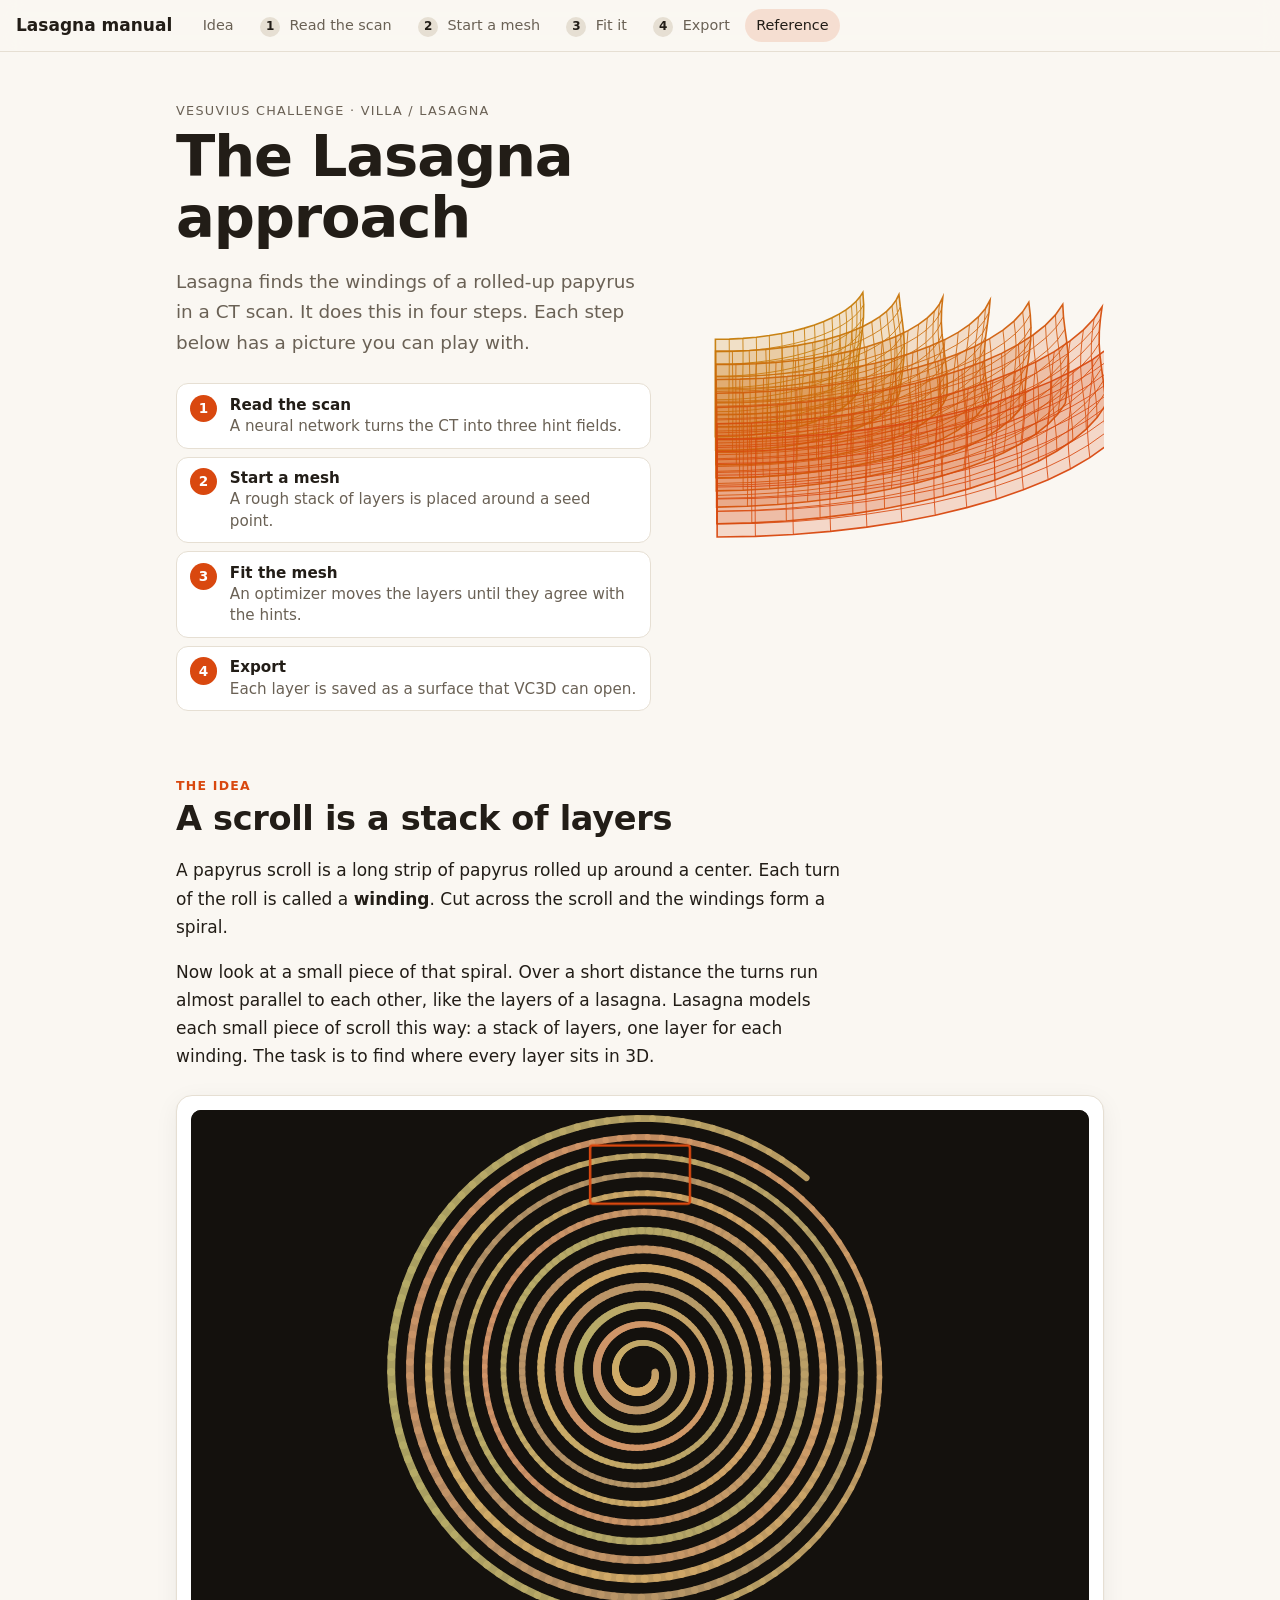
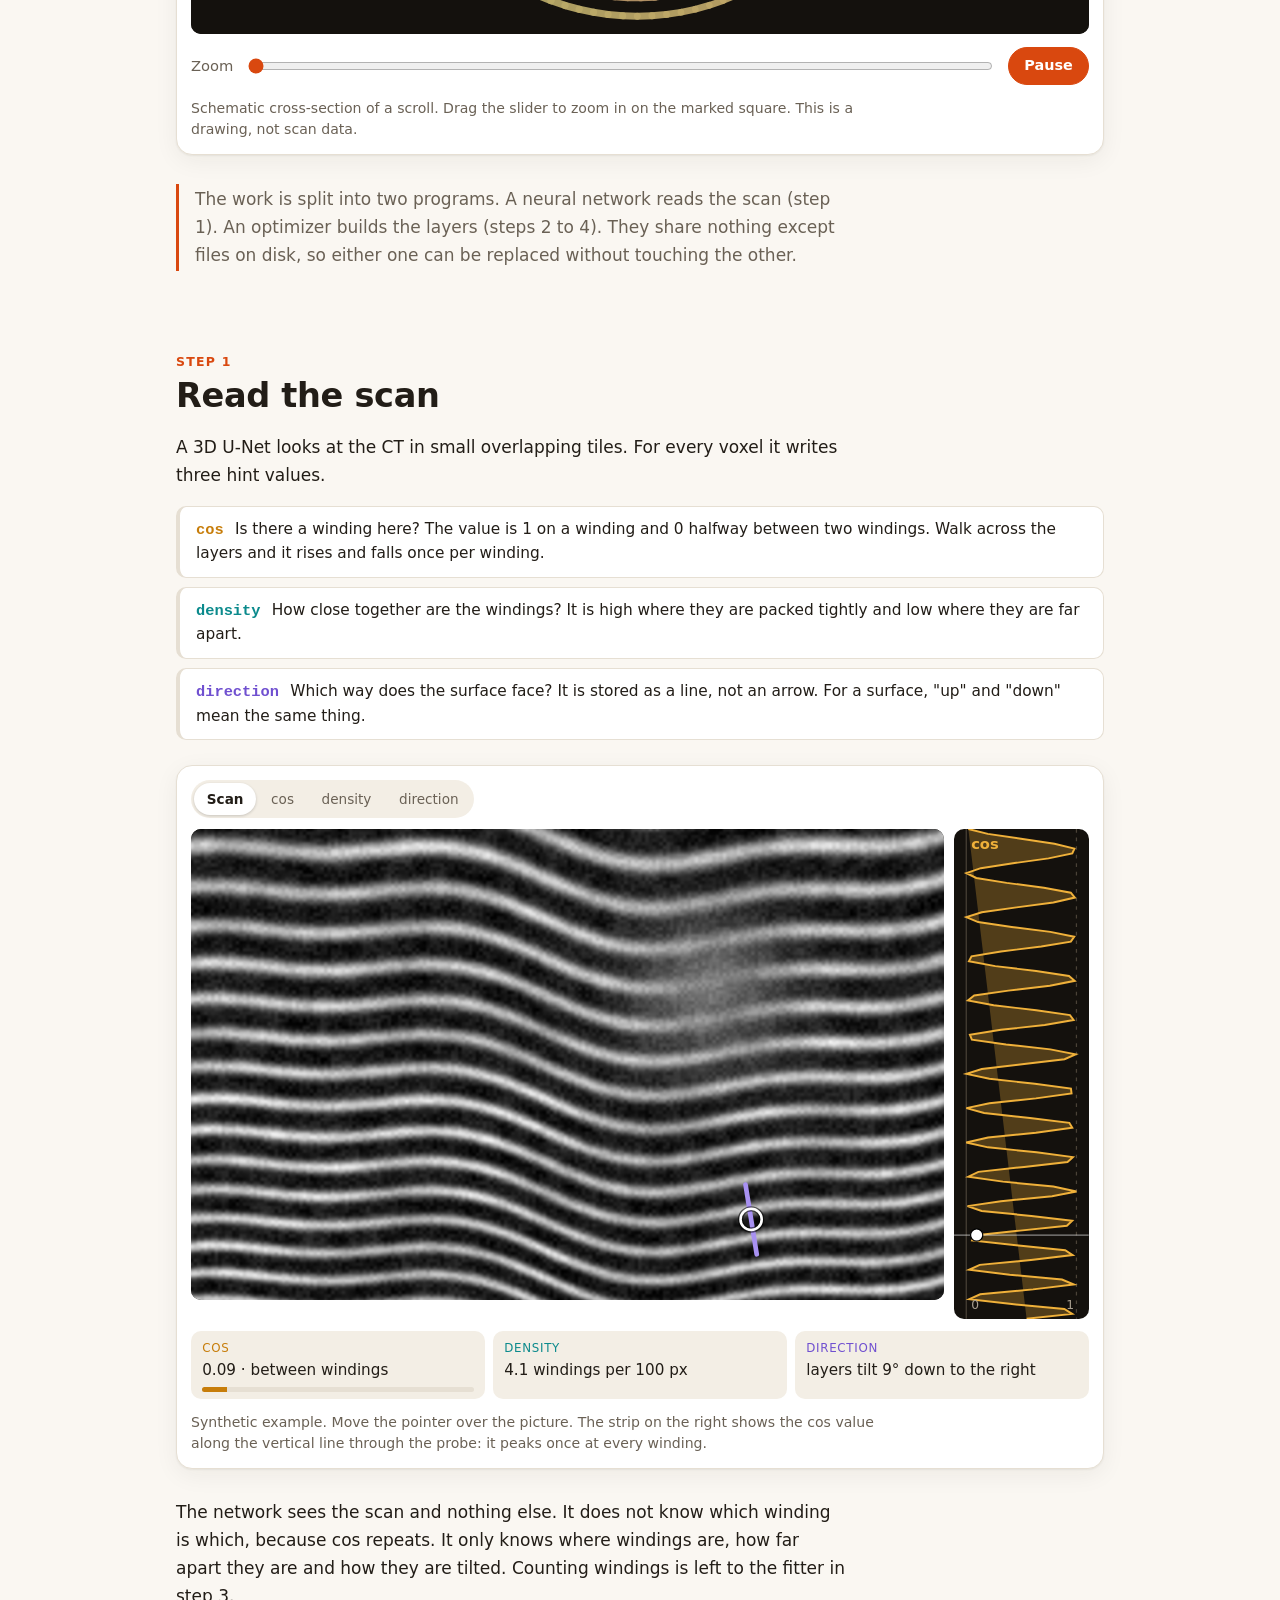
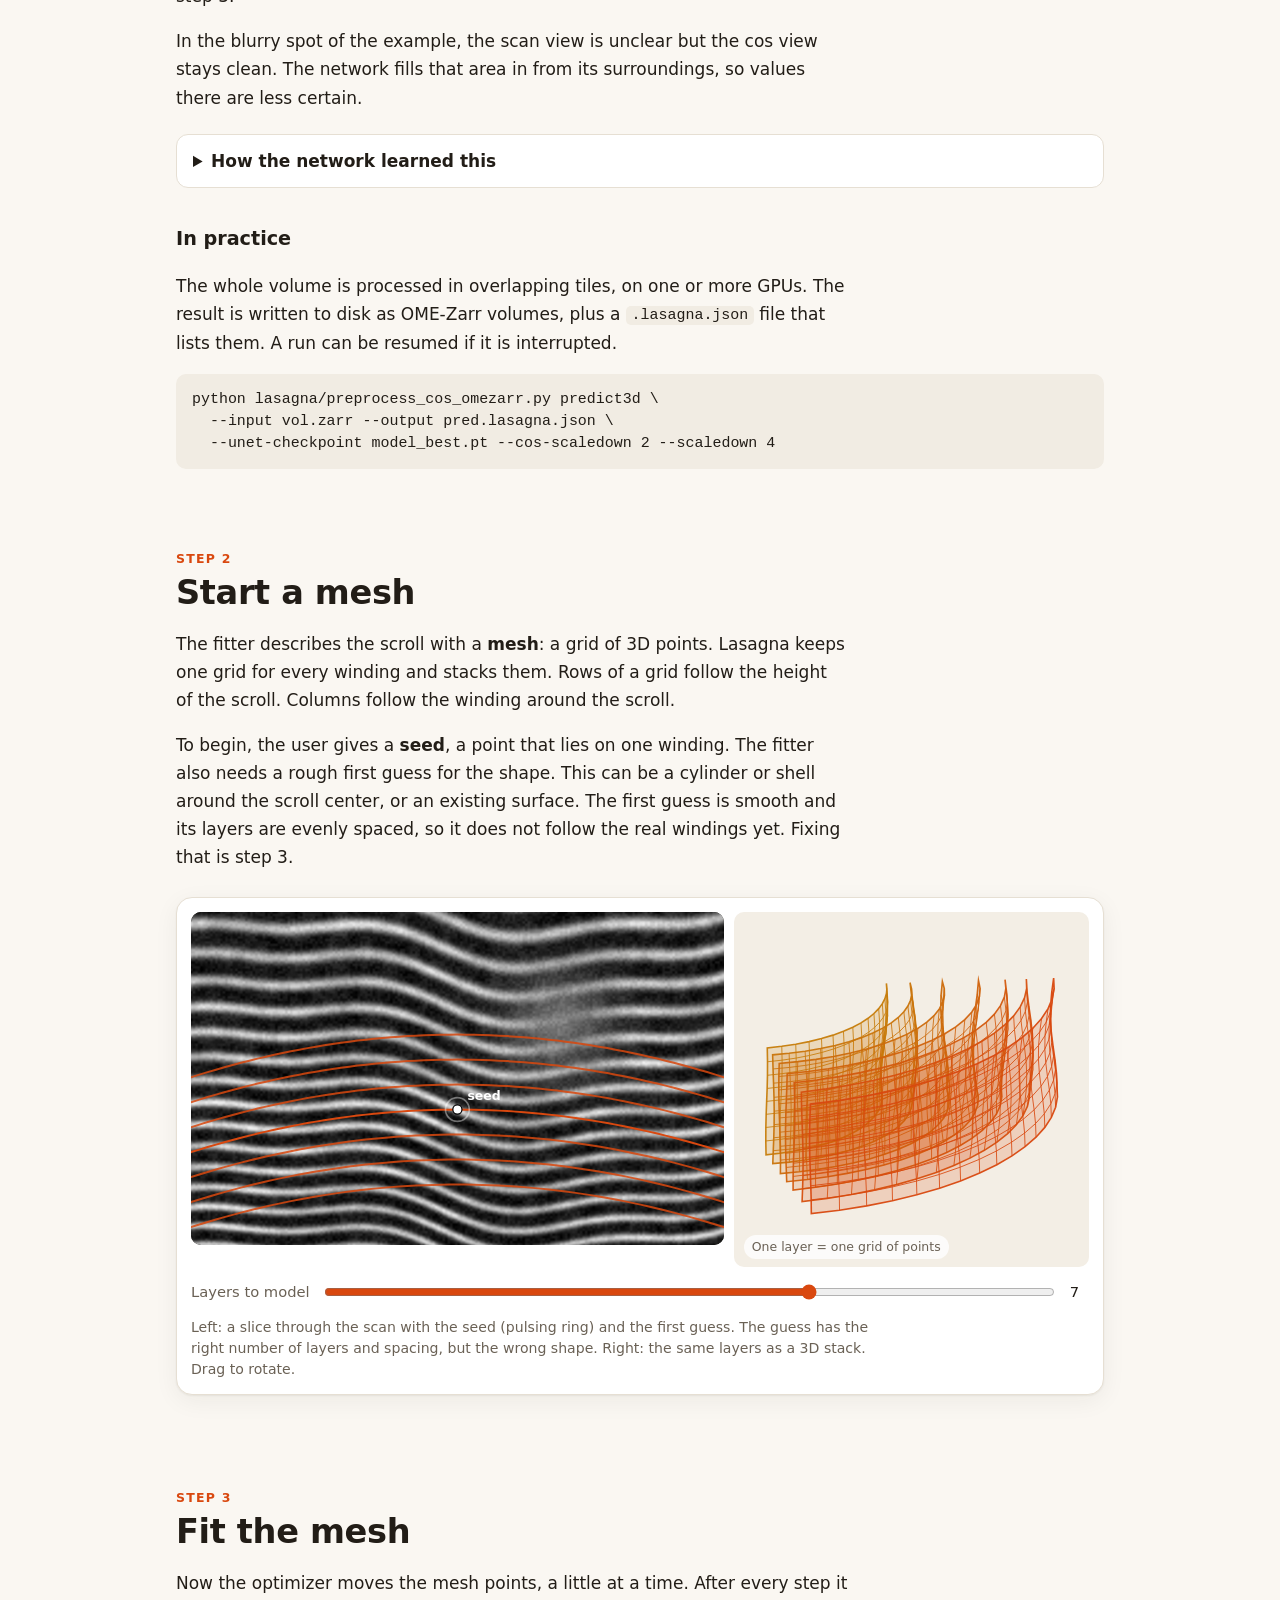
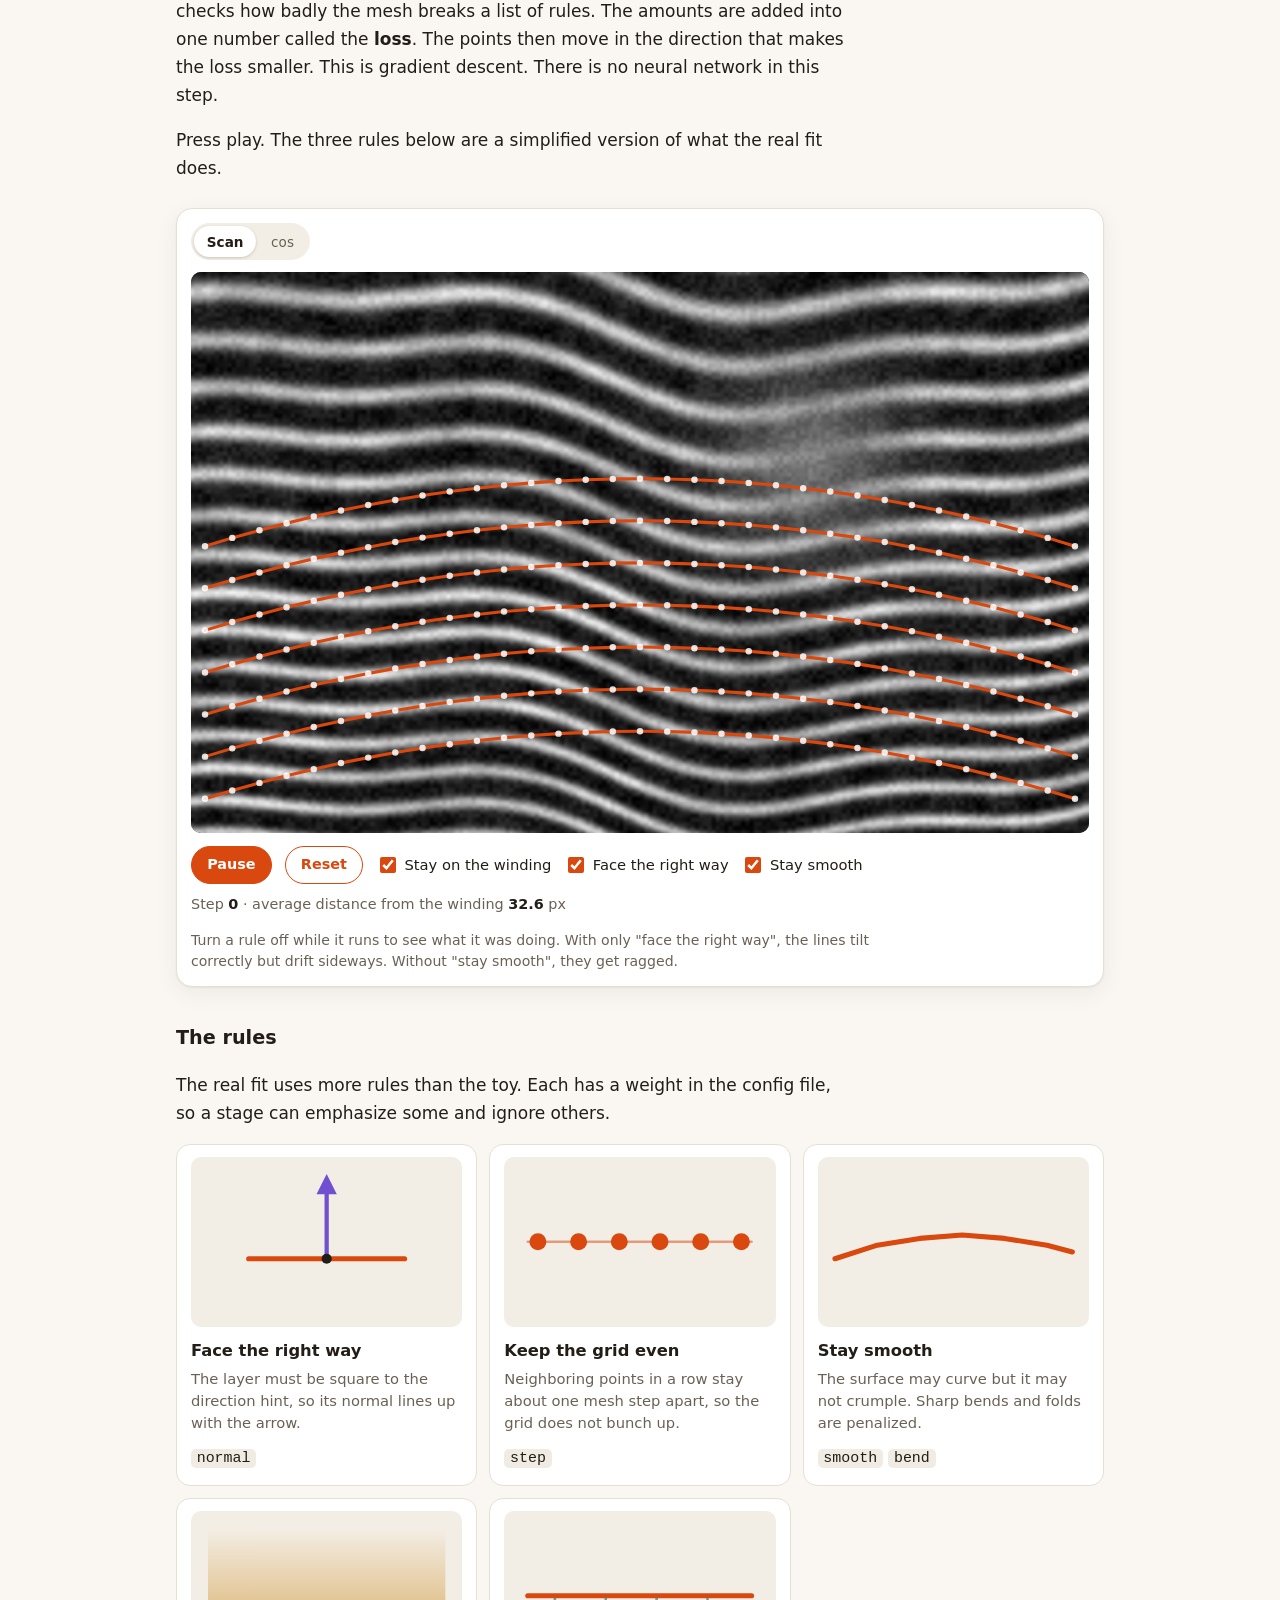
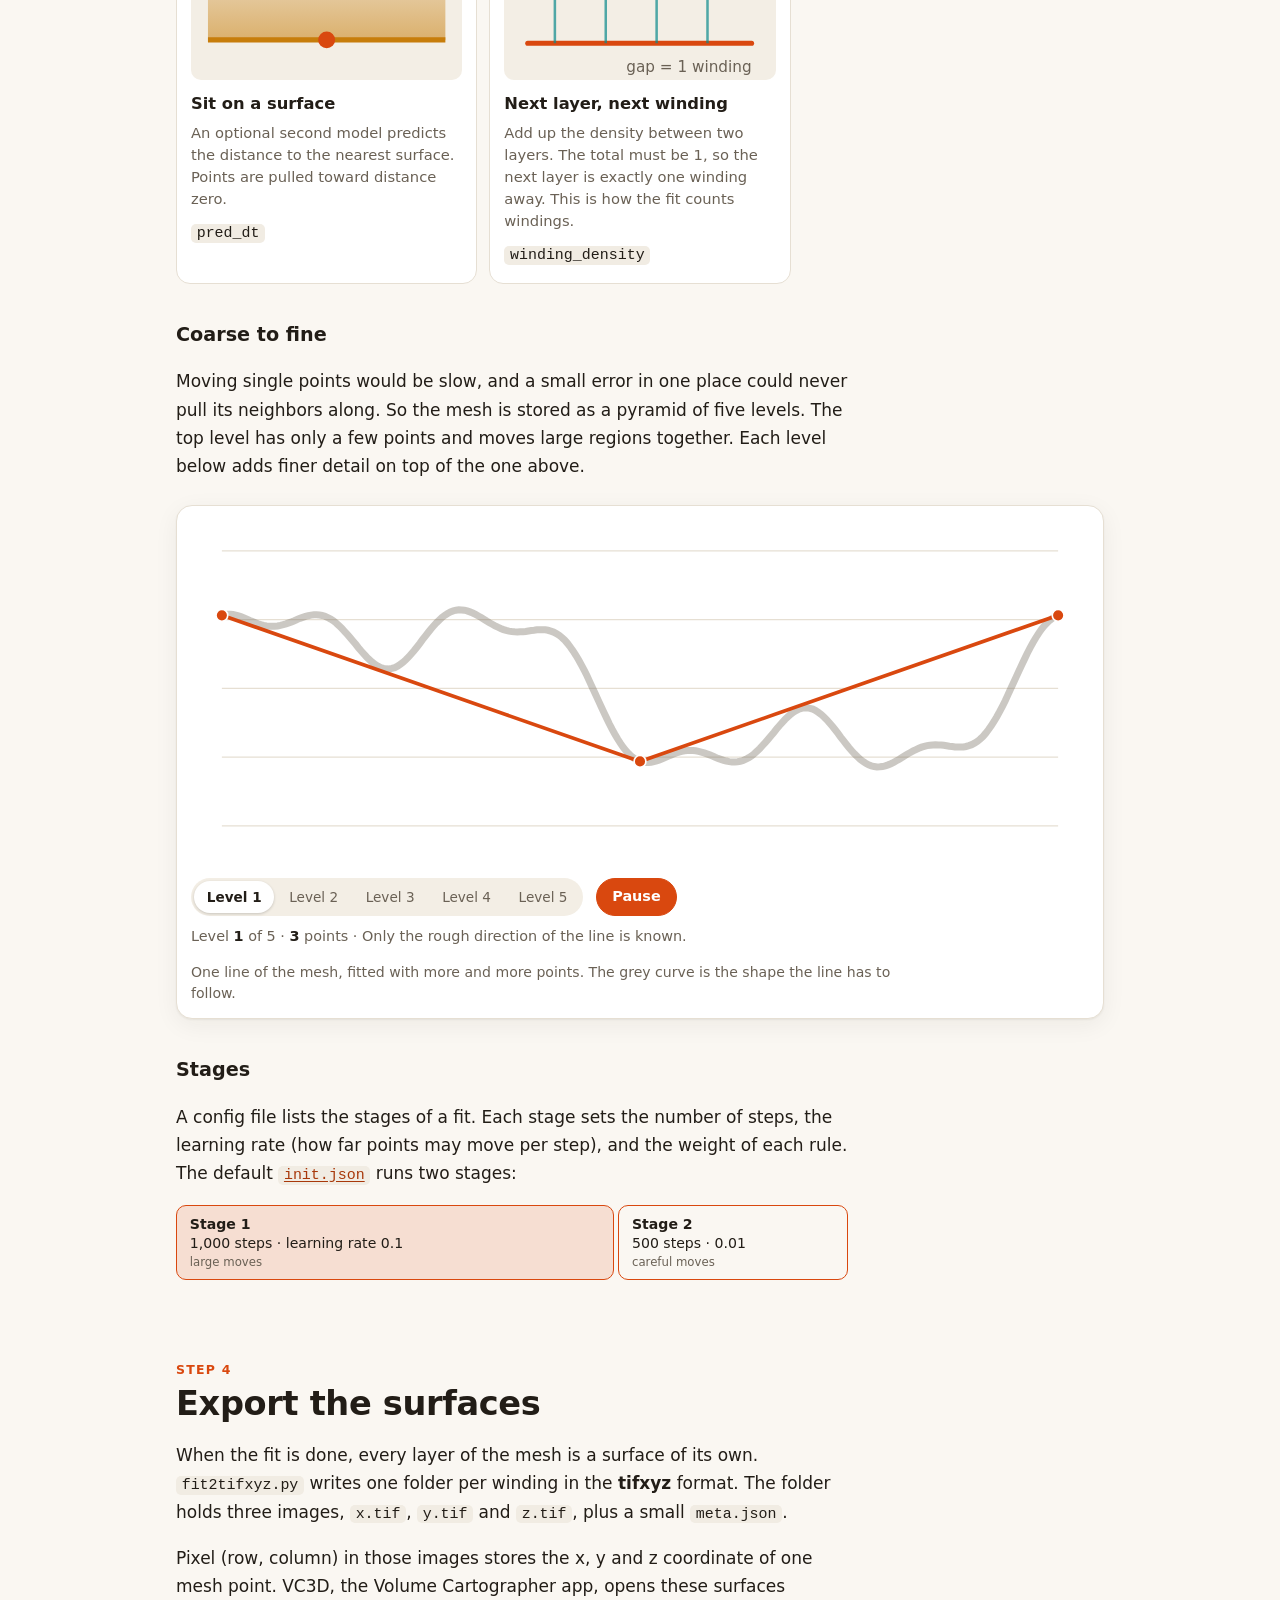
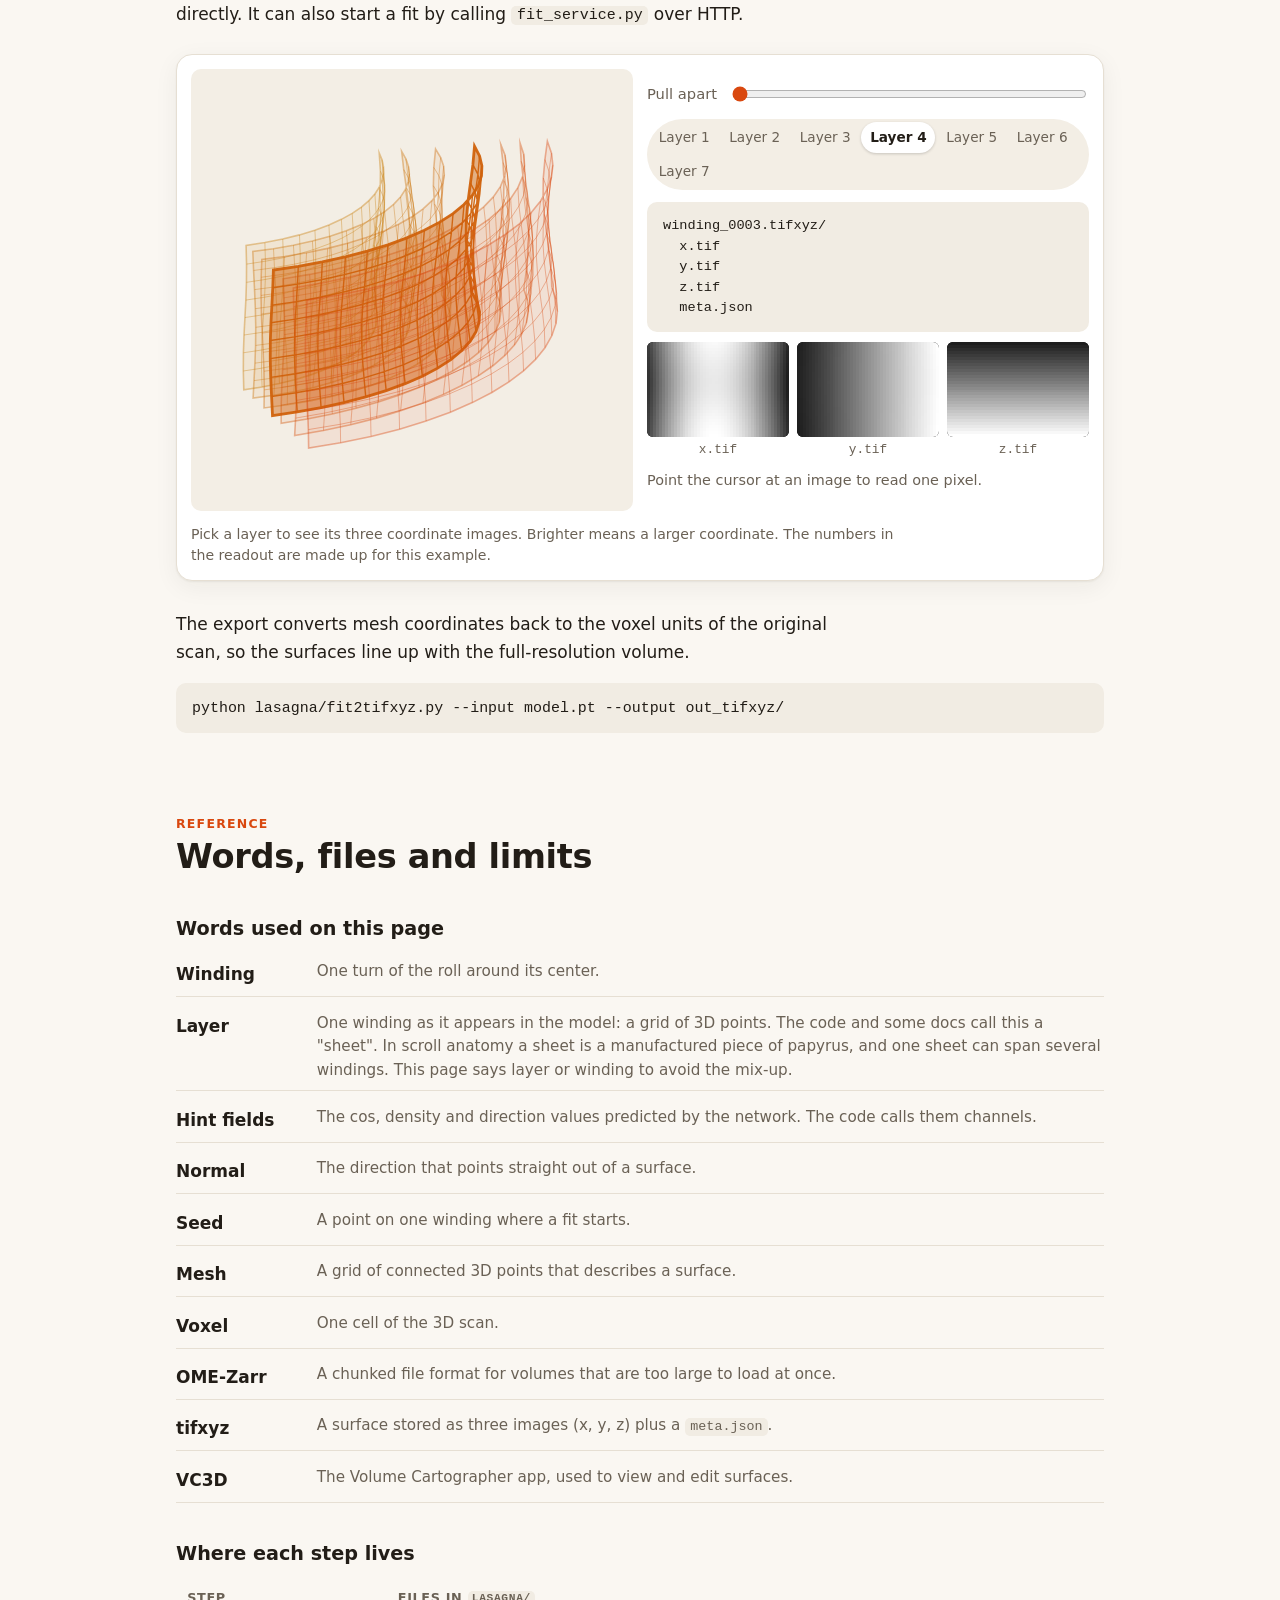
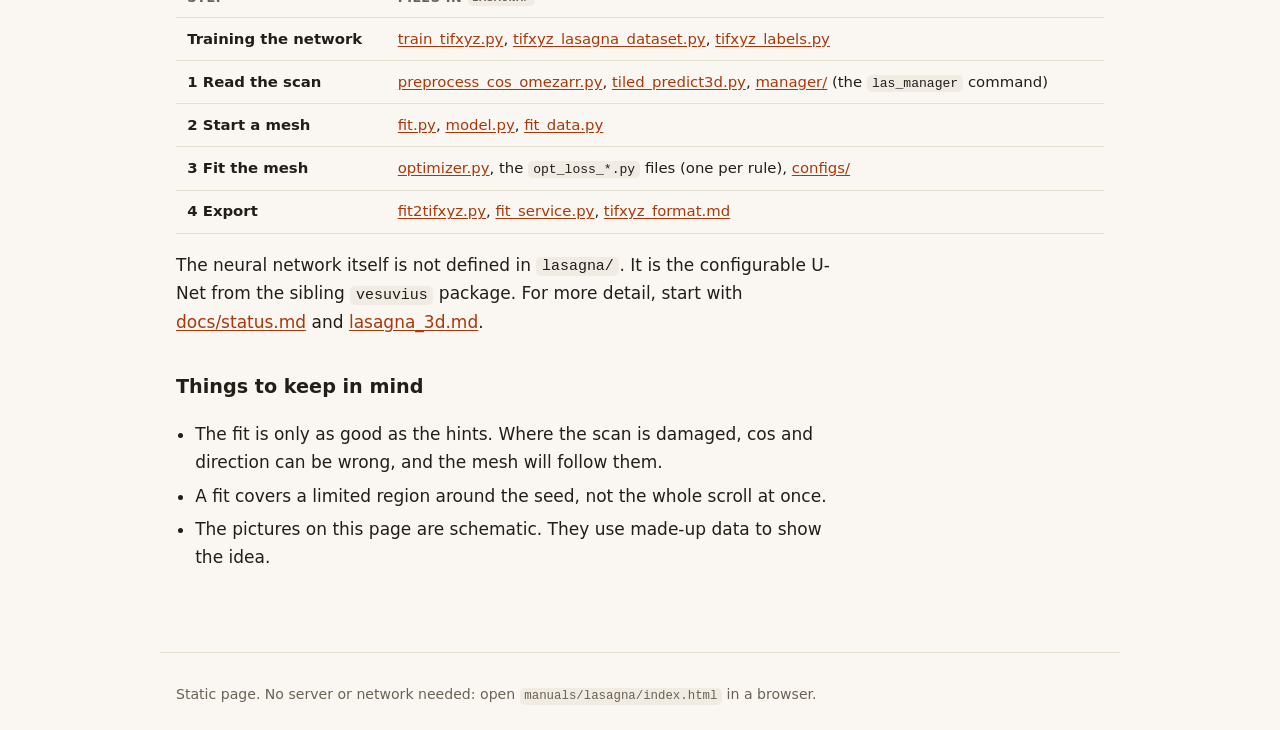
<file: windings/index.html>
<!doctype html>
<html lang="en">
<head>
<meta charset="utf-8">
<meta name="viewport" content="width=device-width, initial-scale=1">
<title>The Lasagna approach</title>
<meta name="description" content="A visual guide to how Lasagna finds the windings of a rolled papyrus in a CT scan.">
<link rel="stylesheet" href="style.css">
</head>
<body>

<header class="topbar">
  <a class="brand" href="#top">Lasagna manual</a>
  <nav aria-label="Steps">
    <a href="#idea" data-sec="idea">Idea</a>
    <a href="#step1" data-sec="step1"><b>1</b> Read the scan</a>
    <a href="#step2" data-sec="step2"><b>2</b> Start a mesh</a>
    <a href="#step3" data-sec="step3"><b>3</b> Fit it</a>
    <a href="#step4" data-sec="step4"><b>4</b> Export</a>
    <a href="#reference" data-sec="reference">Reference</a>
  </nav>
</header>

<main id="top">

<!-- ============================================================ HERO -->
<section class="hero">
  <div class="hero-text">
    <p class="eyebrow">Vesuvius Challenge · villa / lasagna</p>
    <h1>The Lasagna approach</h1>
    <p class="lead">Lasagna finds the windings of a rolled-up papyrus in a CT scan. It does this in four steps. Each step below has a picture you can play with.</p>
    <ol class="steps-overview">
      <li><a href="#step1"><span class="n">1</span><span><strong>Read the scan</strong> A neural network turns the CT into three hint fields.</span></a></li>
      <li><a href="#step2"><span class="n">2</span><span><strong>Start a mesh</strong> A rough stack of layers is placed around a seed point.</span></a></li>
      <li><a href="#step3"><span class="n">3</span><span><strong>Fit the mesh</strong> An optimizer moves the layers until they agree with the hints.</span></a></li>
      <li><a href="#step4"><span class="n">4</span><span><strong>Export</strong> Each layer is saved as a surface that VC3D can open.</span></a></li>
    </ol>
  </div>
  <div class="hero-fig">
    <canvas id="heroStack" role="img" aria-label="A rotating stack of curved mesh layers, like the layers of a lasagna."></canvas>
  </div>
</section>

<!-- ============================================================ IDEA -->
<section id="idea" class="sec">
  <h2><span class="tag">The idea</span>A scroll is a stack of layers</h2>
  <p>A papyrus scroll is a long strip of papyrus rolled up around a center. Each turn of the roll is called a <dfn>winding</dfn>. Cut across the scroll and the windings form a spiral.</p>
  <p>Now look at a small piece of that spiral. Over a short distance the turns run almost parallel to each other, like the layers of a lasagna. Lasagna models each small piece of scroll this way: a stack of layers, one layer for each winding. The task is to find where every layer sits in 3D.</p>

  <figure class="fig" id="figZoom">
    <div class="stage dark" style="--ar: 720 / 420">
      <canvas id="zoomCanvas" role="img" aria-label="Cross-section of a scroll drawn as a spiral. When zoomed in, the spiral turns into parallel layers."></canvas>
      <svg id="zoomLabels" viewBox="0 0 720 420" aria-hidden="true"></svg>
    </div>
    <div class="controls">
      <label for="zoomRange">Zoom</label>
      <input type="range" id="zoomRange" min="0" max="100" value="0">
      <button type="button" id="zoomPlay" class="btn">Play</button>
    </div>
    <figcaption>Schematic cross-section of a scroll. Drag the slider to zoom in on the marked square. This is a drawing, not scan data.</figcaption>
  </figure>

  <p class="note">The work is split into two programs. A neural network reads the scan (step 1). An optimizer builds the layers (steps 2 to 4). They share nothing except files on disk, so either one can be replaced without touching the other.</p>
</section>

<!-- ============================================================ STEP 1 -->
<section id="step1" class="sec">
  <h2><span class="tag">Step 1</span>Read the scan</h2>
  <p>A 3D U-Net looks at the CT in small overlapping tiles. For every voxel it writes three hint values.</p>

  <ul class="hints">
    <li class="h-cos"><strong>cos</strong> Is there a winding here? The value is 1 on a winding and 0 halfway between two windings. Walk across the layers and it rises and falls once per winding.</li>
    <li class="h-dens"><strong>density</strong> How close together are the windings? It is high where they are packed tightly and low where they are far apart.</li>
    <li class="h-dir"><strong>direction</strong> Which way does the surface face? It is stored as a line, not an arrow. For a surface, "up" and "down" mean the same thing.</li>
  </ul>

  <figure class="fig" id="figHints">
    <div class="seg" role="group" aria-label="Show">
      <button type="button" class="on" data-view="scan">Scan</button>
      <button type="button" data-view="cos">cos</button>
      <button type="button" data-view="dens">density</button>
      <button type="button" data-view="dir">direction</button>
    </div>
    <div class="hints-row">
      <div class="stage dark probe-stage" style="--ar: 640 / 400">
        <canvas class="layer on" data-view="scan"></canvas>
        <canvas class="layer" data-view="cos"></canvas>
        <canvas class="layer" data-view="dens"></canvas>
        <canvas class="layer" data-view="dir"></canvas>
        <svg id="probeSvg" viewBox="0 0 640 400" role="img" aria-label="Synthetic scan patch with a movable probe. Move the pointer to read the three hint values at that spot."></svg>
      </div>
      <svg id="profileSvg" viewBox="0 0 110 400" class="profile" aria-hidden="true"></svg>
    </div>
    <dl class="readout" aria-live="off">
      <div><dt>cos</dt><dd><span id="rdCos">–</span><i class="bar"><b id="rdCosBar"></b></i></dd></div>
      <div><dt>density</dt><dd><span id="rdDens">–</span></dd></div>
      <div><dt>direction</dt><dd><span id="rdDir">–</span></dd></div>
    </dl>
    <figcaption>Synthetic example. Move the pointer over the picture. The strip on the right shows the cos value along the vertical line through the probe: it peaks once at every winding.</figcaption>
  </figure>

  <p>The network sees the scan and nothing else. It does not know which winding is which, because cos repeats. It only knows where windings are, how far apart they are and how they are tilted. Counting windings is left to the fitter in step 3.</p>
  <p>In the blurry spot of the example, the scan view is unclear but the cos view stays clean. The network fills that area in from its surroundings, so values there are less certain.</p>

  <details class="more">
    <summary>How the network learned this</summary>
    <div class="more-body">
      <p>The network was trained on scans where people had already traced surfaces by hand. From the traced surfaces, the training code works out the correct cos, density and direction for every voxel. The network is then trained to reproduce those values from the scan alone.</p>
      <svg class="flow" viewBox="0 0 640 150" role="img" aria-label="Training flow: traced surfaces give labels; the network learns to predict the labels from the scan; the loss compares them.">
        <defs>
          <marker id="ah" viewBox="0 0 10 10" refX="8" refY="5" markerWidth="7" markerHeight="7" orient="auto-start-reverse"><path d="M0 0 L10 5 L0 10 z" fill="currentColor"/></marker>
        </defs>
        <g class="box"><rect x="6" y="14" width="138" height="48" rx="8"/><text x="75" y="43">CT scan</text></g>
        <g class="box"><rect x="6" y="88" width="138" height="48" rx="8"/><text x="75" y="106">Hand-traced</text><text x="75" y="124">surfaces</text></g>
        <g class="box"><rect x="206" y="88" width="138" height="48" rx="8"/><text x="275" y="106">Correct cos,</text><text x="275" y="124">density, direction</text></g>
        <g class="box net"><rect x="206" y="14" width="138" height="48" rx="8"/><text x="275" y="43">3D U-Net</text></g>
        <g class="box"><rect x="406" y="14" width="138" height="48" rx="8"/><text x="475" y="32">Predicted cos,</text><text x="475" y="50">density, direction</text></g>
        <g class="box loss"><rect x="406" y="88" width="138" height="48" rx="8"/><text x="475" y="117">Compare</text></g>
        <path class="arrow" d="M144 38 H206" marker-end="url(#ah)"/>
        <path class="arrow" d="M144 112 H206" marker-end="url(#ah)"/>
        <path class="arrow" d="M344 38 H406" marker-end="url(#ah)"/>
        <path class="arrow" d="M344 112 H406" marker-end="url(#ah)"/>
        <path class="arrow" d="M475 62 V88" marker-end="url(#ah)"/>
        <path class="arrow back" d="M406 126 C 380 150, 300 150, 290 62" marker-end="url(#ah)"/>
        <text class="cap" x="580" y="116" text-anchor="start">error</text>
        <text class="cap" x="580" y="132" text-anchor="start">adjusts the</text>
        <text class="cap" x="580" y="148" text-anchor="start">network</text>
      </svg>
    </div>
  </details>

  <h3>In practice</h3>
  <p>The whole volume is processed in overlapping tiles, on one or more GPUs. The result is written to disk as OME-Zarr volumes, plus a <code>.lasagna.json</code> file that lists them. A run can be resumed if it is interrupted.</p>
<pre><code>python lasagna/preprocess_cos_omezarr.py predict3d \
  --input vol.zarr --output pred.lasagna.json \
  --unet-checkpoint model_best.pt --cos-scaledown 2 --scaledown 4</code></pre>
</section>

<!-- ============================================================ STEP 2 -->
<section id="step2" class="sec">
  <h2><span class="tag">Step 2</span>Start a mesh</h2>
  <p>The fitter describes the scroll with a <dfn>mesh</dfn>: a grid of 3D points. Lasagna keeps one grid for every winding and stacks them. Rows of a grid follow the height of the scroll. Columns follow the winding around the scroll.</p>
  <p>To begin, the user gives a <dfn>seed</dfn>, a point that lies on one winding. The fitter also needs a rough first guess for the shape. This can be a cylinder or shell around the scroll center, or an existing surface. The first guess is smooth and its layers are evenly spaced, so it does not follow the real windings yet. Fixing that is step 3.</p>

  <figure class="fig" id="figStart">
    <div class="start-row">
      <div class="stage dark" style="--ar: 640 / 400">
        <canvas id="startCanvas" role="img" aria-label="Scan patch with a seed point and a first guess of evenly spaced layers that do not match the real windings."></canvas>
        <svg id="startSvg" viewBox="0 0 640 400" aria-hidden="true"></svg>
      </div>
      <div class="stage panel" style="--ar: 1 / 1">
        <canvas id="startStack" role="img" aria-label="The same layers shown as a 3D stack of mesh grids."></canvas>
        <span class="note-tag">One layer = one grid of points</span>
      </div>
    </div>
    <div class="controls">
      <label for="layerCount">Layers to model</label>
      <input type="range" id="layerCount" min="3" max="9" value="7">
      <output id="layerCountOut">7</output>
    </div>
    <figcaption>Left: a slice through the scan with the seed (pulsing ring) and the first guess. The guess has the right number of layers and spacing, but the wrong shape. Right: the same layers as a 3D stack. Drag to rotate.</figcaption>
  </figure>
</section>

<!-- ============================================================ STEP 3 -->
<section id="step3" class="sec">
  <h2><span class="tag">Step 3</span>Fit the mesh</h2>
  <p>Now the optimizer moves the mesh points, a little at a time. After every step it checks how badly the mesh breaks a list of rules. The amounts are added into one number called the <dfn>loss</dfn>. The points then move in the direction that makes the loss smaller. This is gradient descent. There is no neural network in this step.</p>
  <p>Press play. The three rules below are a simplified version of what the real fit does.</p>

  <figure class="fig" id="figFit">
    <div class="seg" role="group" aria-label="Background">
      <button type="button" class="on" data-bg="scan">Scan</button>
      <button type="button" data-bg="cos">cos</button>
    </div>
    <div class="stage dark" style="--ar: 640 / 400">
      <canvas class="layer on" data-bg="scan"></canvas>
      <canvas class="layer" data-bg="cos"></canvas>
      <svg id="fitSvg" viewBox="0 0 640 400" role="img" aria-label="Mesh layers moving onto the windings of the scan."></svg>
    </div>
    <div class="controls wrap">
      <button type="button" id="fitPlay" class="btn">Play</button>
      <button type="button" id="fitReset" class="btn ghost">Reset</button>
      <label class="chk"><input type="checkbox" id="rulePull" checked> Stay on the winding</label>
      <label class="chk"><input type="checkbox" id="ruleDir" checked> Face the right way</label>
      <label class="chk"><input type="checkbox" id="ruleSmooth" checked> Stay smooth</label>
    </div>
    <p class="meter">Step <b id="fitIter">0</b> · average distance from the winding <b id="fitErr">–</b> px</p>
    <figcaption>Turn a rule off while it runs to see what it was doing. With only "face the right way", the lines tilt correctly but drift sideways. Without "stay smooth", they get ragged.</figcaption>
  </figure>

  <h3>The rules</h3>
  <p>The real fit uses more rules than the toy. Each has a weight in the config file, so a stage can emphasize some and ignore others.</p>

  <div class="cards">
    <article class="card">
      <svg viewBox="0 0 160 100" role="img" aria-label="A short line turns until it is square to an arrow.">
        <line class="hint-d" x1="80" y1="60" x2="80" y2="16"/><path class="hint-d fill" d="M80 10 L74 22 L86 22 z"/>
        <g><line class="mesh" x1="34" y1="60" x2="126" y2="60"/>
          <animateTransform attributeName="transform" type="rotate" values="26 80 60;0 80 60;0 80 60;26 80 60" keyTimes="0;.4;.7;1" dur="4s" repeatCount="indefinite" calcMode="spline" keySplines=".4 0 .2 1;0 0 1 1;.4 0 .2 1"/>
        </g>
        <circle class="dot" cx="80" cy="60" r="3"/>
      </svg>
      <h4>Face the right way</h4>
      <p>The layer must be square to the direction hint, so its normal lines up with the arrow.</p>
      <code>normal</code>
    </article>

    <article class="card">
      <svg viewBox="0 0 160 100" role="img" aria-label="Uneven dots slide until they are evenly spaced.">
        <line class="mesh thin" x1="14" y1="50" x2="146" y2="50"/>
        <circle class="dot big" cy="50" r="5"><animate attributeName="cx" values="20;20;20" dur="4s" repeatCount="indefinite"/></circle>
        <circle class="dot big" cy="50" r="5"><animate attributeName="cx" values="38;44;44;38" keyTimes="0;.4;.7;1" dur="4s" repeatCount="indefinite"/></circle>
        <circle class="dot big" cy="50" r="5"><animate attributeName="cx" values="70;68;68;70" keyTimes="0;.4;.7;1" dur="4s" repeatCount="indefinite"/></circle>
        <circle class="dot big" cy="50" r="5"><animate attributeName="cx" values="78;92;92;78" keyTimes="0;.4;.7;1" dur="4s" repeatCount="indefinite"/></circle>
        <circle class="dot big" cy="50" r="5"><animate attributeName="cx" values="118;116;116;118" keyTimes="0;.4;.7;1" dur="4s" repeatCount="indefinite"/></circle>
        <circle class="dot big" cy="50" r="5"><animate attributeName="cx" values="140;140;140" dur="4s" repeatCount="indefinite"/></circle>
      </svg>
      <h4>Keep the grid even</h4>
      <p>Neighboring points in a row stay about one mesh step apart, so the grid does not bunch up.</p>
      <code>step</code>
    </article>

    <article class="card">
      <svg viewBox="0 0 160 100" role="img" aria-label="A zigzag line relaxes into a gentle curve.">
        <path class="mesh" d="M10 60 L35 30 L60 78 L85 28 L110 76 L135 40 L150 58" fill="none">
          <animate attributeName="d" dur="4s" repeatCount="indefinite" keyTimes="0;.4;.7;1"
            values="M10 60 L35 30 L60 78 L85 28 L110 76 L135 40 L150 58;M10 60 L35 52 L60 48 L85 46 L110 48 L135 52 L150 56;M10 60 L35 52 L60 48 L85 46 L110 48 L135 52 L150 56;M10 60 L35 30 L60 78 L85 28 L110 76 L135 40 L150 58"/>
        </path>
      </svg>
      <h4>Stay smooth</h4>
      <p>The surface may curve but it may not crumple. Sharp bends and folds are penalized.</p>
      <code>smooth</code> <code>bend</code>
    </article>

    <article class="card">
      <svg viewBox="0 0 160 100" role="img" aria-label="A point slides toward a bright surface.">
        <defs><linearGradient id="gDt" x1="0" y1="0" x2="0" y2="1"><stop offset="0" stop-color="var(--cos)" stop-opacity="0"/><stop offset="1" stop-color="var(--cos)" stop-opacity=".55"/></linearGradient></defs>
        <rect x="10" y="10" width="140" height="66" fill="url(#gDt)"/>
        <line class="surf" x1="10" y1="76" x2="150" y2="76"/>
        <line class="guide" x1="80" y1="76" x2="80" y2="22"><animate attributeName="y2" values="22;76;76;22" keyTimes="0;.5;.8;1" dur="4s" repeatCount="indefinite"/></line>
        <circle class="dot big" cx="80" cy="22" r="5"><animate attributeName="cy" values="22;76;76;22" keyTimes="0;.5;.8;1" dur="4s" repeatCount="indefinite"/></circle>
      </svg>
      <h4>Sit on a surface</h4>
      <p>An optional second model predicts the distance to the nearest surface. Points are pulled toward distance zero.</p>
      <code>pred_dt</code>
    </article>

    <article class="card">
      <svg viewBox="0 0 160 100" role="img" aria-label="A layer moves until it is exactly one winding from the layer below it.">
        <line class="mesh" x1="14" y1="78" x2="146" y2="78"/>
        <g stroke="var(--dens)" stroke-width="1.5" opacity=".7">
          <line x1="30" y1="78" x2="30" y2="50"/><line x1="60" y1="78" x2="60" y2="50"/><line x1="90" y1="78" x2="90" y2="50"/><line x1="120" y1="78" x2="120" y2="50"/>
        </g>
        <line class="mesh" x1="14" y1="20" x2="146" y2="20"><animate attributeName="y1" values="20;50;50;20" keyTimes="0;.5;.8;1" dur="4s" repeatCount="indefinite"/><animate attributeName="y2" values="20;50;50;20" keyTimes="0;.5;.8;1" dur="4s" repeatCount="indefinite"/></line>
        <text class="small" x="146" y="95" text-anchor="end">gap = 1 winding</text>
      </svg>
      <h4>Next layer, next winding</h4>
      <p>Add up the density between two layers. The total must be 1, so the next layer is exactly one winding away. This is how the fit counts windings.</p>
      <code>winding_density</code>
    </article>
  </div>

  <h3>Coarse to fine</h3>
  <p>Moving single points would be slow, and a small error in one place could never pull its neighbors along. So the mesh is stored as a pyramid of five levels. The top level has only a few points and moves large regions together. Each level below adds finer detail on top of the one above.</p>

  <figure class="fig" id="figPyr">
    <svg id="pyrSvg" viewBox="0 0 640 240" role="img" aria-label="A wavy target curve and a mesh fit that gets more accurate as more points are added."></svg>
    <div class="controls wrap">
      <div class="seg" role="group" aria-label="Pyramid level" id="pyrLevels"></div>
      <button type="button" id="pyrPlay" class="btn">Play</button>
    </div>
    <p class="meter" id="pyrInfo"></p>
    <figcaption>One line of the mesh, fitted with more and more points. The grey curve is the shape the line has to follow.</figcaption>
  </figure>

  <h3>Stages</h3>
  <p>A config file lists the stages of a fit. Each stage sets the number of steps, the learning rate (how far points may move per step), and the weight of each rule. The default <a href="../../lasagna/configs/init.json"><code>init.json</code></a> runs two stages:</p>
  <div class="stages" aria-label="Two stages of the default config">
    <div class="stage-bar" style="--w: 67"><b>Stage 1</b> 1,000 steps · learning rate 0.1<small>large moves</small></div>
    <div class="stage-bar s2" style="--w: 33"><b>Stage 2</b> 500 steps · 0.01<small>careful moves</small></div>
  </div>
</section>

<!-- ============================================================ STEP 4 -->
<section id="step4" class="sec">
  <h2><span class="tag">Step 4</span>Export the surfaces</h2>
  <p>When the fit is done, every layer of the mesh is a surface of its own. <code>fit2tifxyz.py</code> writes one folder per winding in the <dfn>tifxyz</dfn> format. The folder holds three images, <code>x.tif</code>, <code>y.tif</code> and <code>z.tif</code>, plus a small <code>meta.json</code>.</p>
  <p>Pixel (row, column) in those images stores the x, y and z coordinate of one mesh point. VC3D, the Volume Cartographer app, opens these surfaces directly. It can also start a fit by calling <code>fit_service.py</code> over HTTP.</p>

  <figure class="fig" id="figExport">
    <div class="export-row">
      <div class="stage panel" style="--ar: 1 / 1">
        <canvas id="exportStack" role="img" aria-label="The mesh layers pulled apart. One layer is highlighted."></canvas>
      </div>
      <div class="export-side">
        <div class="controls wrap">
          <label for="explode">Pull apart</label>
          <input type="range" id="explode" min="0" max="100" value="0">
        </div>
        <div class="seg layer-pick" id="layerPick" role="group" aria-label="Choose a layer"></div>
        <pre class="tree" id="tree"></pre>
        <div class="tifs">
          <figure><canvas id="tifX" width="48" height="32"></canvas><figcaption>x.tif</figcaption></figure>
          <figure><canvas id="tifY" width="48" height="32"></canvas><figcaption>y.tif</figcaption></figure>
          <figure><canvas id="tifZ" width="48" height="32"></canvas><figcaption>z.tif</figcaption></figure>
        </div>
        <p class="meter" id="tifRead">Point the cursor at an image to read one pixel.</p>
      </div>
    </div>
    <figcaption>Pick a layer to see its three coordinate images. Brighter means a larger coordinate. The numbers in the readout are made up for this example.</figcaption>
  </figure>

  <p>The export converts mesh coordinates back to the voxel units of the original scan, so the surfaces line up with the full-resolution volume.</p>
<pre><code>python lasagna/fit2tifxyz.py --input model.pt --output out_tifxyz/</code></pre>
</section>

<!-- ============================================================ REFERENCE -->
<section id="reference" class="sec">
  <h2><span class="tag">Reference</span>Words, files and limits</h2>

  <h3>Words used on this page</h3>
  <dl class="gloss">
    <div><dt>Winding</dt><dd>One turn of the roll around its center.</dd></div>
    <div><dt>Layer</dt><dd>One winding as it appears in the model: a grid of 3D points. The code and some docs call this a "sheet". In scroll anatomy a sheet is a manufactured piece of papyrus, and one sheet can span several windings. This page says layer or winding to avoid the mix-up.</dd></div>
    <div><dt>Hint fields</dt><dd>The cos, density and direction values predicted by the network. The code calls them channels.</dd></div>
    <div><dt>Normal</dt><dd>The direction that points straight out of a surface.</dd></div>
    <div><dt>Seed</dt><dd>A point on one winding where a fit starts.</dd></div>
    <div><dt>Mesh</dt><dd>A grid of connected 3D points that describes a surface.</dd></div>
    <div><dt>Voxel</dt><dd>One cell of the 3D scan.</dd></div>
    <div><dt>OME-Zarr</dt><dd>A chunked file format for volumes that are too large to load at once.</dd></div>
    <div><dt>tifxyz</dt><dd>A surface stored as three images (x, y, z) plus a <code>meta.json</code>.</dd></div>
    <div><dt>VC3D</dt><dd>The Volume Cartographer app, used to view and edit surfaces.</dd></div>
  </dl>

  <h3>Where each step lives</h3>
  <div class="tablewrap">
  <table>
    <thead><tr><th>Step</th><th>Files in <code>lasagna/</code></th></tr></thead>
    <tbody>
      <tr><td>Training the network</td><td><a href="../../lasagna/train_tifxyz.py">train_tifxyz.py</a>, <a href="../../lasagna/tifxyz_lasagna_dataset.py">tifxyz_lasagna_dataset.py</a>, <a href="../../lasagna/tifxyz_labels.py">tifxyz_labels.py</a></td></tr>
      <tr><td>1 Read the scan</td><td><a href="../../lasagna/preprocess_cos_omezarr.py">preprocess_cos_omezarr.py</a>, <a href="../../lasagna/tiled_predict3d.py">tiled_predict3d.py</a>, <a href="../../lasagna/manager">manager/</a> (the <code>las_manager</code> command)</td></tr>
      <tr><td>2 Start a mesh</td><td><a href="../../lasagna/fit.py">fit.py</a>, <a href="../../lasagna/model.py">model.py</a>, <a href="../../lasagna/fit_data.py">fit_data.py</a></td></tr>
      <tr><td>3 Fit the mesh</td><td><a href="../../lasagna/optimizer.py">optimizer.py</a>, the <code>opt_loss_*.py</code> files (one per rule), <a href="../../lasagna/configs">configs/</a></td></tr>
      <tr><td>4 Export</td><td><a href="../../lasagna/fit2tifxyz.py">fit2tifxyz.py</a>, <a href="../../lasagna/fit_service.py">fit_service.py</a>, <a href="../../lasagna/tifxyz_format.md">tifxyz_format.md</a></td></tr>
    </tbody>
  </table>
  </div>
  <p>The neural network itself is not defined in <code>lasagna/</code>. It is the configurable U-Net from the sibling <code>vesuvius</code> package. For more detail, start with <a href="../../lasagna/docs/status.md">docs/status.md</a> and <a href="../../lasagna/lasagna_3d.md">lasagna_3d.md</a>.</p>

  <h3>Things to keep in mind</h3>
  <ul class="plain">
    <li>The fit is only as good as the hints. Where the scan is damaged, cos and direction can be wrong, and the mesh will follow them.</li>
    <li>A fit covers a limited region around the seed, not the whole scroll at once.</li>
    <li>The pictures on this page are schematic. They use made-up data to show the idea.</li>
  </ul>
</section>

</main>

<footer class="foot">
  <p>Static page. No server or network needed: open <code>manuals/lasagna/index.html</code> in a browser.</p>
</footer>

<script src="lasagna.js"></script>
</body>
</html>
</file>
<file: docs/style.css>
/* Lasagna manual. Plain CSS, no build step. */

:root {
  --bg: #faf7f2;
  --surface: #ffffff;
  --ink: #221d17;
  --muted: #6a6155;
  --line: #e6dfd3;
  --mesh: #d9480f;
  --mesh-soft: rgba(217, 72, 15, .14);
  --mesh-fill: #c2410c;   /* backgrounds that carry text */
  --on-mesh: #ffffff;
  --mesh-text: #b83a08;   /* orange used as text colour */
  --cos-text: #8a5600;
  --dens-text: #067577;
  --cos: #c77d0a;
  --dens: #0b8a8c;
  --dir: #7050d0;
  --link: #a8380a;
  --code-bg: #f1ece3;
  --shadow: 0 1px 2px rgba(40, 30, 10, .06), 0 6px 24px rgba(40, 30, 10, .06);
  --panel: #f3eee5;
  --stage-bg: #14110d;
  color-scheme: light;
}

@media (prefers-color-scheme: dark) {
  :root:not([data-theme="light"]) {
    --bg: #15120e;
    --surface: #1e1a14;
    --ink: #f0eadf;
    --muted: #a99f90;
    --line: #342e25;
    --mesh: #ff8a4c;
    --mesh-soft: rgba(255, 138, 76, .16);
    --mesh-fill: #ff8a4c;
    --on-mesh: #1b1007;
    --mesh-text: #ff8a4c;
    --cos-text: #f0b13a;
    --dens-text: #3cc4c6;
    --cos: #f0b13a;
    --dens: #3cc4c6;
    --dir: #a891f2;
    --link: #ffa070;
    --code-bg: #272219;
    --shadow: 0 1px 2px rgba(0, 0, 0, .4), 0 6px 24px rgba(0, 0, 0, .35);
    --panel: #26211a;
    color-scheme: dark;
  }
}
:root[data-theme="dark"] {
  --bg: #15120e; --surface: #1e1a14; --ink: #f0eadf; --muted: #a99f90; --line: #342e25;
  --mesh: #ff8a4c; --mesh-soft: rgba(255, 138, 76, .16); --mesh-fill: #ff8a4c; --on-mesh: #1b1007; --mesh-text: #ff8a4c; --cos-text: #f0b13a; --dens-text: #3cc4c6; --cos: #f0b13a; --dens: #3cc4c6; --dir: #a891f2;
  --link: #ffa070; --code-bg: #272219; --shadow: 0 1px 2px rgba(0,0,0,.4), 0 6px 24px rgba(0,0,0,.35);
  --panel: #26211a; color-scheme: dark;
}

* { box-sizing: border-box; }
html { scroll-behavior: smooth; scroll-padding-top: 11rem; }
@media (prefers-reduced-motion: reduce) { html { scroll-behavior: auto; } }

body {
  margin: 0;
  background: var(--bg);
  color: var(--ink);
  font: 17px/1.65 system-ui, -apple-system, "Segoe UI", Roboto, "Helvetica Neue", sans-serif;
  -webkit-text-size-adjust: 100%;
}

a { color: var(--link); text-underline-offset: 2px; }
code, pre { font-family: ui-monospace, SFMono-Regular, Menlo, Consolas, monospace; font-size: .88em; }
code { background: var(--code-bg); padding: .1em .38em; border-radius: 5px; }
pre {
  background: var(--code-bg); padding: 14px 16px; border-radius: 10px; overflow-x: auto;
  line-height: 1.5; margin: 1rem 0;
}
pre code { background: none; padding: 0; font-size: 1em; }
p code, li code, td code, dd code, figcaption code, h4 code { overflow-wrap: anywhere; }
dfn { font-style: normal; font-weight: 650; }

/* ---------- top bar: brand + tabs (wrapping, never hidden), chapters below ---------- */
.topbar {
  position: sticky; top: 0; z-index: 20;
  padding: .5rem 16px 0;
  background: var(--bg);
  background: color-mix(in srgb, var(--bg) 94%, transparent);
  -webkit-backdrop-filter: blur(10px); backdrop-filter: blur(10px);
  border-bottom: 1px solid var(--line);
}
.toprow { display: flex; flex-direction: column; gap: .35rem; max-width: 60rem; margin: 0 auto; }
.brand { font-weight: 700; font-size: 1.05rem; color: var(--ink); text-decoration: none; white-space: nowrap; align-self: flex-start; }
.tabs { display: flex; flex-wrap: wrap; gap: .25rem; }
.tabs button {
  font: inherit; font-size: 1rem; background: none; border: 1px solid transparent; border-radius: 10px;
  min-height: 44px; padding: .4rem .95rem; color: var(--muted); cursor: pointer;
}
.tabs button:hover { color: var(--ink); background: var(--panel); }
.tabs button[aria-selected="true"] { color: var(--on-mesh); background: var(--mesh-fill); font-weight: 650; }
.subnav {
  display: flex; flex-wrap: wrap; gap: .25rem; max-width: 60rem; margin: .45rem auto 0;
  padding: .45rem 0 .55rem; border-top: 1px solid var(--line);
}
.subnav:empty { display: none; }
.subnav a {
  display: inline-flex; align-items: center; min-height: 40px;
  color: var(--muted); text-decoration: none; font-size: 1rem; font-weight: 500;
  padding: .3rem .8rem; border-radius: 999px;
}
.subnav a b {
  display: inline-grid; place-items: center; width: 1.6rem; height: 1.6rem; margin-right: .45rem;
  border-radius: 50%; background: var(--line); color: var(--ink); font-size: .85rem;
}
.subnav a:hover { color: var(--ink); background: var(--panel); }
.subnav a[aria-current="true"] { background: var(--mesh-soft); color: var(--ink); font-weight: 650; }
.subnav a[aria-current="true"] b { background: var(--mesh-fill); color: var(--on-mesh); }
@media (max-width: 700px) {
  .topbar { position: static; }
  html { scroll-padding-top: 1rem; }
  .tabs button { flex: 1 1 auto; text-align: center; }
}
.panel[hidden] { display: none; }

/* ---------- layout ---------- */
main { max-width: 60rem; margin: 0 auto; padding: 0 16px; }
.sec { padding: 3.2rem 0 1rem; }
.sec h2 { font-size: clamp(1.6rem, 3.4vw, 2.1rem); line-height: 1.2; margin: 0 0 1rem; letter-spacing: -.01em; }
.sec h2 .tag {
  display: block; font-size: .78rem; font-weight: 700; letter-spacing: .1em; text-transform: uppercase;
  color: var(--mesh-text); margin-bottom: .35rem;
}
.sec h3 { font-size: 1.2rem; margin: 2.2rem 0 .5rem; }
.sec p { max-width: 42rem; }
.note {
  border-left: 3px solid var(--mesh); padding: .1rem 0 .1rem 1rem; color: var(--muted);
}

/* ---------- hero ---------- */
.hero { display: grid; grid-template-columns: 1.05fr .95fr; gap: 1.5rem; align-items: center; padding: 3rem 0 1rem; }
.eyebrow { margin: 0; font-size: .8rem; letter-spacing: .1em; text-transform: uppercase; color: var(--muted); }
.hero h1 { font-size: clamp(2.3rem, 6vw, 3.6rem); line-height: 1.05; margin: .4rem 0 1rem; letter-spacing: -.02em; }
.lead { font-size: 1.15rem; color: var(--muted); max-width: 34rem; }
.hero-fig canvas { width: 100%; aspect-ratio: 1 / 1; display: block; }

.steps-overview { list-style: none; padding: 0; margin: 1.6rem 0 0; display: grid; gap: .5rem; }
.steps-overview a {
  display: flex; gap: .8rem; align-items: flex-start; padding: .65rem .8rem;
  background: var(--surface); border: 1px solid var(--line); border-radius: 12px;
  color: var(--ink); text-decoration: none; line-height: 1.4; font-size: .95rem;
  transition: border-color .15s, transform .15s;
}
.steps-overview a:hover { border-color: var(--mesh); transform: translateX(3px); }
.steps-overview .n {
  flex: none; display: grid; place-items: center; width: 1.7rem; height: 1.7rem; border-radius: 50%;
  background: var(--mesh-fill); color: var(--on-mesh); font-weight: 700; font-size: .85rem;
}
.steps-overview strong { display: block; }
.steps-overview span:last-child { color: var(--muted); }
.steps-overview strong { color: var(--ink); }

/* ---------- figures ---------- */
.fig {
  margin: 1.6rem 0 1.8rem; padding: 14px; background: var(--surface);
  border: 1px solid var(--line); border-radius: 16px; box-shadow: var(--shadow);
}
.fig > figcaption, .fig figcaption.cap { color: var(--muted); font-size: .88rem; line-height: 1.5; margin-top: .8rem; max-width: 44rem; }

.stage { position: relative; width: 100%; aspect-ratio: var(--ar, 16 / 9); border-radius: 10px; overflow: hidden; background: var(--stage-bg); }
.stage.panel { background: var(--panel); }
.stage canvas, .stage svg { position: absolute; inset: 0; width: 100%; height: 100%; display: block; }
.stage canvas.layer { opacity: 0; transition: opacity .35s; }
.stage canvas.layer.on { opacity: 1; }
.stage svg { touch-action: pan-y; }
.probe-stage { cursor: crosshair; }
.note-tag {
  position: absolute; left: 10px; bottom: 8px; font-size: .78rem; color: var(--muted);
  background: color-mix(in srgb, var(--surface) 80%, transparent); padding: .1rem .5rem; border-radius: 999px;
}

.hints-row { display: grid; grid-template-columns: 1fr 15%; gap: 10px; }
.profile { width: 100%; height: 100%; background: var(--stage-bg); border-radius: 10px; }
@media (max-width: 560px) { .hints-row { grid-template-columns: 1fr; } .profile { display: none; } }

.start-row { display: grid; grid-template-columns: 1.5fr 1fr; gap: 10px; }
.export-row { display: grid; grid-template-columns: 1fr 1fr; gap: 14px; align-items: start; }
@media (max-width: 720px) {
  .hero, .start-row, .export-row { grid-template-columns: 1fr; }
}

/* ---------- controls ---------- */
.controls { display: flex; align-items: center; gap: .8rem; margin-top: .8rem; font-size: .92rem; }
.controls.wrap { flex-wrap: wrap; }
.controls label { color: var(--muted); }
.controls input[type="range"] { flex: 1; min-width: 6rem; accent-color: var(--mesh); }
.controls output { min-width: 1.2rem; font-variant-numeric: tabular-nums; }
.chk { display: inline-flex; align-items: center; gap: .35rem; cursor: pointer; color: var(--ink) !important; }
.chk input { accent-color: var(--mesh); width: 1rem; height: 1rem; }

.btn {
  font: inherit; font-size: .9rem; font-weight: 600; cursor: pointer;
  padding: .38rem .95rem; border-radius: 999px; border: 1px solid var(--mesh-fill);
  background: var(--mesh-fill); color: var(--on-mesh);
}
.btn.ghost { background: transparent; color: var(--mesh-text); border-color: var(--mesh-text); }
.btn:hover { filter: brightness(1.06); }
:focus-visible { outline: 2px solid var(--mesh); outline-offset: 2px; }

.seg { display: inline-flex; flex-wrap: wrap; gap: 2px; padding: 3px; background: var(--panel); border-radius: 999px; margin-bottom: .7rem; }
.controls .seg { margin-bottom: 0; }
.seg button {
  font: inherit; font-size: .85rem; cursor: pointer; border: 0; background: transparent; color: var(--muted);
  padding: .28rem .8rem; border-radius: 999px;
}
.seg button.on { background: var(--surface); color: var(--ink); font-weight: 650; box-shadow: 0 1px 3px rgba(0,0,0,.18); }
.layer-pick { margin: .8rem 0 .2rem; }
.layer-pick button { min-width: 2rem; padding: .28rem .55rem; }

.meter { font-size: .9rem; color: var(--muted); margin: .6rem 0 0 !important; font-variant-numeric: tabular-nums; }
.meter b { color: var(--ink); }

/* ---------- step 1 pieces ---------- */
.hints { list-style: none; padding: 0; margin: 1rem 0; display: grid; gap: .6rem; }
.hints li {
  padding: .7rem .9rem .7rem 1rem; background: var(--surface); border: 1px solid var(--line);
  border-left-width: 4px; border-radius: 10px; font-size: .96rem; line-height: 1.5;
}
.hints strong { display: inline-block; margin-right: .4rem; font-family: ui-monospace, Menlo, monospace; }
.h-cos { border-left-color: var(--cos); } .h-cos strong { color: var(--cos-text); }
.h-dens { border-left-color: var(--dens); } .h-dens strong { color: var(--dens-text); }
.h-dir { border-left-color: var(--dir); } .h-dir strong { color: var(--dir); }

.readout { display: grid; grid-template-columns: repeat(3, 1fr); gap: 8px; margin: .8rem 0 0; }
.readout > div { background: var(--panel); border-radius: 10px; padding: .45rem .7rem; }
.readout dt { font-size: .74rem; letter-spacing: .06em; text-transform: uppercase; color: var(--muted); }
.readout dd { margin: 0; font-size: .95rem; font-variant-numeric: tabular-nums; min-height: 1.5em; }
.readout > div:nth-child(1) dt { color: var(--cos-text); }
.readout > div:nth-child(2) dt { color: var(--dens-text); }
.readout > div:nth-child(3) dt { color: var(--dir); }
.bar { display: block; height: 5px; border-radius: 3px; background: var(--line); margin-top: 4px; overflow: hidden; }
.bar b { display: block; height: 100%; width: 0; background: var(--cos); }
@media (max-width: 560px) { .readout { grid-template-columns: 1fr; } }

details.more { margin: 1.4rem 0; background: var(--surface); border: 1px solid var(--line); border-radius: 12px; }
details.more summary { cursor: pointer; padding: .75rem 1rem; font-weight: 650; }
.more-body { padding: 0 1rem 1rem; }
.more-body p { margin-top: 0; }

.flow { width: 100%; height: auto; color: var(--muted); }
.flow .box rect { fill: var(--panel); stroke: var(--line); }
.flow .box text { fill: var(--ink); font-size: 13px; text-anchor: middle; }
.flow .net rect { fill: var(--mesh-soft); stroke: var(--mesh); }
.flow .loss rect { stroke: var(--dir); }
.flow .arrow { fill: none; stroke: currentColor; stroke-width: 1.6; stroke-dasharray: 5 5; animation: dash 1.2s linear infinite; }
.flow .arrow.back { stroke: var(--dir); color: var(--dir); }
.flow .cap { fill: var(--muted); font-size: 12px; }
@keyframes dash { to { stroke-dashoffset: -20; } }
@media (prefers-reduced-motion: reduce) { .flow .arrow { animation: none; } }

/* ---------- cards ---------- */
.cards { display: grid; grid-template-columns: repeat(auto-fit, minmax(15rem, 1fr)); gap: 12px; margin: 1rem 0; }
.card { background: var(--surface); border: 1px solid var(--line); border-radius: 14px; padding: 12px 14px 14px; }
.card svg { width: 100%; height: auto; background: var(--panel); border-radius: 10px; display: block; }
.card h4 { margin: .7rem 0 .2rem; font-size: 1.02rem; }
.card p { margin: 0 0 .5rem; font-size: .92rem; color: var(--muted); line-height: 1.5; }
.card .mesh { stroke: var(--mesh); stroke-width: 3; stroke-linecap: round; stroke-linejoin: round; }
.card .mesh.thin { stroke-width: 1.5; opacity: .5; }
.card .hint-d { stroke: var(--dir); stroke-width: 2.5; }
.card .hint-d.fill { fill: var(--dir); stroke: none; }
.card .dot { fill: var(--ink); }
.card .dot.big { fill: var(--mesh); }
.card .surf { stroke: var(--cos); stroke-width: 3; }
.card .guide { stroke: var(--muted); stroke-width: 1.5; stroke-dasharray: 3 3; }
.card .small { fill: var(--muted); font-size: 9px; }

/* ---------- stages bar ---------- */
.stages { display: flex; gap: 4px; margin: 1rem 0; max-width: 42rem; }
.stage-bar {
  flex: var(--w) 1 0; background: var(--mesh-soft); border: 1px solid var(--mesh); border-radius: 10px;
  padding: .55rem .8rem; font-size: .88rem; line-height: 1.4;
}
.stage-bar b { display: block; }
.stage-bar small { display: block; color: var(--muted); }
.stage-bar.s2 { background: transparent; }

/* ---------- export ---------- */
.tree { margin: .6rem 0; font-size: .85rem; }
.tifs { display: grid; grid-template-columns: repeat(3, 1fr); gap: 8px; margin: 0; }
.tifs figure { margin: 0; text-align: center; }
.tifs canvas { width: 100%; aspect-ratio: 3 / 2; image-rendering: pixelated; border-radius: 6px; background: #000; display: block; cursor: crosshair; }
.tifs figcaption { font-size: .8rem; color: var(--muted); margin-top: 2px; font-family: ui-monospace, Menlo, monospace; }

/* ---------- reference ---------- */
.gloss { display: grid; gap: .4rem; margin: .5rem 0; }
.gloss > div { display: grid; grid-template-columns: 8rem 1fr; gap: .8rem; padding: .5rem 0; border-bottom: 1px solid var(--line); }
.gloss dt { font-weight: 650; }
.gloss dd { margin: 0; color: var(--muted); font-size: .95rem; line-height: 1.55; }
@media (max-width: 560px) { .gloss > div { grid-template-columns: 1fr; gap: .1rem; } }
.tablewrap { overflow-x: auto; }
table { border-collapse: collapse; width: 100%; font-size: .93rem; }
th, td { text-align: left; padding: .55rem .7rem; border-bottom: 1px solid var(--line); vertical-align: top; }
th { color: var(--muted); font-size: .8rem; letter-spacing: .05em; text-transform: uppercase; }
td:first-child { white-space: nowrap; font-weight: 600; }
.plain { padding-left: 1.2rem; max-width: 42rem; }
.plain li { margin: .35rem 0; }

.foot { max-width: 60rem; margin: 3rem auto 2rem; padding: 1rem 16px 0; border-top: 1px solid var(--line); color: var(--muted); font-size: .88rem; }

/* SVG text used in canvases overlays */
#zoomLabels text { fill: #f3e6cc; font: 600 14px system-ui, sans-serif; }
#zoomLabels line { stroke: #f3e6cc; stroke-width: 1; opacity: .7; }
#zoomLabels .patch { fill: none; stroke: var(--mesh); stroke-width: 2; }


/* ---------- tab panels ---------- */
.phead { padding: 3rem 0 .5rem; max-width: 46rem; }
.phead h1 { font-size: clamp(2.1rem, 5.4vw, 3.2rem); line-height: 1.08; margin: .4rem 0 1rem; letter-spacing: -.02em; }
.chips { display: flex; flex-wrap: wrap; gap: .4rem; margin: 1rem 0 0; }
.pill {
  font-size: .78rem; font-family: ui-monospace, Menlo, monospace; padding: .15rem .6rem; border-radius: 999px;
  background: var(--panel); border: 1px solid var(--line); color: var(--muted);
}
.pill.warn { color: var(--mesh-text); border-color: var(--mesh); background: var(--mesh-soft); font-family: inherit; font-weight: 650; }
.two { display: grid; grid-template-columns: 1fr 1fr; gap: 10px; }
.two.wide { grid-template-columns: 1fr; }
@media (max-width: 560px) { .two { grid-template-columns: 1fr; } }
.mini { margin: .1rem 0 .4rem; font-size: .88rem; color: var(--muted); font-weight: 650; }
.ray-row { display: grid; grid-template-columns: 1fr 24%; gap: 10px; }
@media (max-width: 560px) { .ray-row { grid-template-columns: 1fr; } .ray-row .profile { display: none; } }

.flowbig { width: 100%; height: auto; display: block; }
.flowbig .node rect { fill: var(--panel); stroke: var(--line); stroke-width: 1.2; }
.flowbig .node text { fill: var(--ink); font-size: 12.5px; text-anchor: middle; pointer-events: none; }
.flowbig .node text.sub { fill: var(--muted); font-size: 10.5px; }
.flowbig .node.tab rect { stroke: var(--mesh); stroke-width: 1.6; }
.flowbig .node.tab { cursor: pointer; }
.flowbig .node.tab:hover rect, .flowbig .node.tab:focus rect { fill: var(--mesh-soft); }
.flowbig .node.goal rect { fill: var(--mesh-soft); stroke: var(--mesh); }
.flowbig .col { fill: var(--muted); font-size: 11px; letter-spacing: .08em; text-transform: uppercase; text-anchor: middle; }
.flowbig .edge { fill: none; stroke: var(--muted); stroke-width: 1.5; stroke-dasharray: 5 5; animation: dash 1.4s linear infinite; opacity: .8; }
.flowbig .edge.loop { stroke: var(--dir); opacity: 1; }
@media (prefers-reduced-motion: reduce) { .flowbig .edge { animation: none; } }

.compare td, .compare th { font-size: .9rem; }
.compare td:first-child { white-space: nowrap; }

.links { list-style: none; padding: 0; margin: .8rem 0 0; display: grid; gap: .3rem; font-size: .9rem; }
.links label { display: flex; gap: .5rem; align-items: center; padding: .3rem .6rem; border-radius: 8px; background: var(--panel); border: 1px solid transparent; cursor: pointer; }
.links input { accent-color: var(--mesh); }
.links li.conflict label { border-color: #c42b2b; }
.links code { font-size: .85em; }
.links .tagx { margin-left: auto; font-size: .78rem; color: var(--muted); }
.links li.conflict .tagx { color: #c42b2b; font-weight: 650; }

.pipeline { list-style: none; padding: 0; margin: 1rem 0; display: grid; gap: .5rem; max-width: 46rem; }
.pipeline li { display: flex; gap: .8rem; align-items: flex-start; padding: .6rem .8rem; background: var(--surface); border: 1px solid var(--line); border-radius: 12px; font-size: .95rem; line-height: 1.5; }
.pipeline li b { flex: none; display: grid; place-items: center; width: 1.6rem; height: 1.6rem; border-radius: 50%; background: var(--mesh-fill); color: var(--on-mesh); font-size: .82rem; }
.pipeline li span { color: var(--muted); }
.pipeline li strong { color: var(--ink); }

.card .icon svg { width: 100%; height: auto; }
.card .icon { margin-bottom: 0; }
.fig svg text.lab { fill: #fff; font: 600 13px system-ui, sans-serif; }
.fig svg text.cap { fill: var(--muted); font: 12px system-ui, sans-serif; }
.fig svg text.axis { fill: #a99f90; font: 11px system-ui, sans-serif; }
</file>
<file: windings/style.css>
/* Lasagna manual. Plain CSS, no build step. */

:root {
  --bg: #faf7f2;
  --surface: #ffffff;
  --ink: #221d17;
  --muted: #6a6155;
  --line: #e6dfd3;
  --mesh: #d9480f;
  --mesh-soft: rgba(217, 72, 15, .14);
  --cos: #c77d0a;
  --dens: #0b8a8c;
  --dir: #7050d0;
  --link: #a8380a;
  --code-bg: #f1ece3;
  --shadow: 0 1px 2px rgba(40, 30, 10, .06), 0 6px 24px rgba(40, 30, 10, .06);
  --panel: #f3eee5;
  --stage-bg: #14110d;
  color-scheme: light;
}

@media (prefers-color-scheme: dark) {
  :root:not([data-theme="light"]) {
    --bg: #15120e;
    --surface: #1e1a14;
    --ink: #f0eadf;
    --muted: #a99f90;
    --line: #342e25;
    --mesh: #ff8a4c;
    --mesh-soft: rgba(255, 138, 76, .16);
    --cos: #f0b13a;
    --dens: #3cc4c6;
    --dir: #a891f2;
    --link: #ffa070;
    --code-bg: #272219;
    --shadow: 0 1px 2px rgba(0, 0, 0, .4), 0 6px 24px rgba(0, 0, 0, .35);
    --panel: #26211a;
    color-scheme: dark;
  }
}
:root[data-theme="dark"] {
  --bg: #15120e; --surface: #1e1a14; --ink: #f0eadf; --muted: #a99f90; --line: #342e25;
  --mesh: #ff8a4c; --mesh-soft: rgba(255, 138, 76, .16); --cos: #f0b13a; --dens: #3cc4c6; --dir: #a891f2;
  --link: #ffa070; --code-bg: #272219; --shadow: 0 1px 2px rgba(0,0,0,.4), 0 6px 24px rgba(0,0,0,.35);
  --panel: #26211a; color-scheme: dark;
}

* { box-sizing: border-box; }
html { scroll-behavior: smooth; scroll-padding-top: 4.5rem; }
@media (prefers-reduced-motion: reduce) { html { scroll-behavior: auto; } }

body {
  margin: 0;
  background: var(--bg);
  color: var(--ink);
  font: 17px/1.65 system-ui, -apple-system, "Segoe UI", Roboto, "Helvetica Neue", sans-serif;
  -webkit-text-size-adjust: 100%;
}

a { color: var(--link); text-underline-offset: 2px; }
code, pre { font-family: ui-monospace, SFMono-Regular, Menlo, Consolas, monospace; font-size: .88em; }
code { background: var(--code-bg); padding: .1em .38em; border-radius: 5px; }
pre {
  background: var(--code-bg); padding: 14px 16px; border-radius: 10px; overflow-x: auto;
  line-height: 1.5; margin: 1rem 0;
}
pre code { background: none; padding: 0; font-size: 1em; }
dfn { font-style: normal; font-weight: 650; }

/* ---------- top bar ---------- */
.topbar {
  position: sticky; top: 0; z-index: 20;
  display: flex; align-items: center; gap: 1.2rem;
  padding: .55rem 16px;
  background: color-mix(in srgb, var(--bg) 88%, transparent);
  backdrop-filter: blur(10px);
  border-bottom: 1px solid var(--line);
}
.brand { font-weight: 700; color: var(--ink); text-decoration: none; white-space: nowrap; }
.topbar nav { display: flex; gap: .25rem; overflow-x: auto; scrollbar-width: none; }
.topbar nav::-webkit-scrollbar { display: none; }
.topbar nav a {
  color: var(--muted); text-decoration: none; font-size: .9rem; white-space: nowrap;
  padding: .3rem .7rem; border-radius: 999px;
}
.topbar nav a b {
  display: inline-grid; place-items: center; width: 1.25rem; height: 1.25rem; margin-right: .3rem;
  border-radius: 50%; background: var(--line); color: var(--ink); font-size: .75rem;
}
.topbar nav a:hover { color: var(--ink); }
.topbar nav a[aria-current="true"] { background: var(--mesh-soft); color: var(--ink); }
.topbar nav a[aria-current="true"] b { background: var(--mesh); color: #fff; }

/* ---------- layout ---------- */
main { max-width: 60rem; margin: 0 auto; padding: 0 16px; }
.sec { padding: 3.2rem 0 1rem; }
.sec h2 { font-size: clamp(1.6rem, 3.4vw, 2.1rem); line-height: 1.2; margin: 0 0 1rem; letter-spacing: -.01em; }
.sec h2 .tag {
  display: block; font-size: .78rem; font-weight: 700; letter-spacing: .1em; text-transform: uppercase;
  color: var(--mesh); margin-bottom: .35rem;
}
.sec h3 { font-size: 1.2rem; margin: 2.2rem 0 .5rem; }
.sec p { max-width: 42rem; }
.note {
  border-left: 3px solid var(--mesh); padding: .1rem 0 .1rem 1rem; color: var(--muted);
}

/* ---------- hero ---------- */
.hero { display: grid; grid-template-columns: 1.05fr .95fr; gap: 1.5rem; align-items: center; padding: 3rem 0 1rem; }
.eyebrow { margin: 0; font-size: .8rem; letter-spacing: .1em; text-transform: uppercase; color: var(--muted); }
.hero h1 { font-size: clamp(2.3rem, 6vw, 3.6rem); line-height: 1.05; margin: .4rem 0 1rem; letter-spacing: -.02em; }
.lead { font-size: 1.15rem; color: var(--muted); max-width: 34rem; }
.hero-fig canvas { width: 100%; aspect-ratio: 1 / 1; display: block; }

.steps-overview { list-style: none; padding: 0; margin: 1.6rem 0 0; display: grid; gap: .5rem; }
.steps-overview a {
  display: flex; gap: .8rem; align-items: flex-start; padding: .65rem .8rem;
  background: var(--surface); border: 1px solid var(--line); border-radius: 12px;
  color: var(--ink); text-decoration: none; line-height: 1.4; font-size: .95rem;
  transition: border-color .15s, transform .15s;
}
.steps-overview a:hover { border-color: var(--mesh); transform: translateX(3px); }
.steps-overview .n {
  flex: none; display: grid; place-items: center; width: 1.7rem; height: 1.7rem; border-radius: 50%;
  background: var(--mesh); color: #fff; font-weight: 700; font-size: .85rem;
}
.steps-overview strong { display: block; }
.steps-overview span:last-child { color: var(--muted); }
.steps-overview strong { color: var(--ink); }

/* ---------- figures ---------- */
.fig {
  margin: 1.6rem 0 1.8rem; padding: 14px; background: var(--surface);
  border: 1px solid var(--line); border-radius: 16px; box-shadow: var(--shadow);
}
.fig > figcaption, .fig figcaption.cap { color: var(--muted); font-size: .88rem; line-height: 1.5; margin-top: .8rem; max-width: 44rem; }

.stage { position: relative; width: 100%; aspect-ratio: var(--ar, 16 / 9); border-radius: 10px; overflow: hidden; background: var(--stage-bg); }
.stage.panel { background: var(--panel); }
.stage canvas, .stage svg { position: absolute; inset: 0; width: 100%; height: 100%; display: block; }
.stage canvas.layer { opacity: 0; transition: opacity .35s; }
.stage canvas.layer.on { opacity: 1; }
.stage svg { touch-action: pan-y; }
.probe-stage { cursor: crosshair; }
.note-tag {
  position: absolute; left: 10px; bottom: 8px; font-size: .78rem; color: var(--muted);
  background: color-mix(in srgb, var(--surface) 80%, transparent); padding: .1rem .5rem; border-radius: 999px;
}

.hints-row { display: grid; grid-template-columns: 1fr 15%; gap: 10px; }
.profile { width: 100%; height: 100%; background: var(--stage-bg); border-radius: 10px; }
@media (max-width: 560px) { .hints-row { grid-template-columns: 1fr; } .profile { display: none; } }

.start-row { display: grid; grid-template-columns: 1.5fr 1fr; gap: 10px; }
.export-row { display: grid; grid-template-columns: 1fr 1fr; gap: 14px; align-items: start; }
@media (max-width: 720px) {
  .hero, .start-row, .export-row { grid-template-columns: 1fr; }
}

/* ---------- controls ---------- */
.controls { display: flex; align-items: center; gap: .8rem; margin-top: .8rem; font-size: .92rem; }
.controls.wrap { flex-wrap: wrap; }
.controls label { color: var(--muted); }
.controls input[type="range"] { flex: 1; min-width: 6rem; accent-color: var(--mesh); }
.controls output { min-width: 1.2rem; font-variant-numeric: tabular-nums; }
.chk { display: inline-flex; align-items: center; gap: .35rem; cursor: pointer; color: var(--ink) !important; }
.chk input { accent-color: var(--mesh); width: 1rem; height: 1rem; }

.btn {
  font: inherit; font-size: .9rem; font-weight: 600; cursor: pointer;
  padding: .38rem .95rem; border-radius: 999px; border: 1px solid var(--mesh);
  background: var(--mesh); color: #fff;
}
.btn.ghost { background: transparent; color: var(--mesh); }
.btn:hover { filter: brightness(1.06); }
:focus-visible { outline: 2px solid var(--mesh); outline-offset: 2px; }

.seg { display: inline-flex; flex-wrap: wrap; gap: 2px; padding: 3px; background: var(--panel); border-radius: 999px; margin-bottom: .7rem; }
.controls .seg { margin-bottom: 0; }
.seg button {
  font: inherit; font-size: .85rem; cursor: pointer; border: 0; background: transparent; color: var(--muted);
  padding: .28rem .8rem; border-radius: 999px;
}
.seg button.on { background: var(--surface); color: var(--ink); font-weight: 650; box-shadow: 0 1px 3px rgba(0,0,0,.18); }
.layer-pick { margin: .8rem 0 .2rem; }
.layer-pick button { min-width: 2rem; padding: .28rem .55rem; }

.meter { font-size: .9rem; color: var(--muted); margin: .6rem 0 0 !important; font-variant-numeric: tabular-nums; }
.meter b { color: var(--ink); }

/* ---------- step 1 pieces ---------- */
.hints { list-style: none; padding: 0; margin: 1rem 0; display: grid; gap: .6rem; }
.hints li {
  padding: .7rem .9rem .7rem 1rem; background: var(--surface); border: 1px solid var(--line);
  border-left-width: 4px; border-radius: 10px; font-size: .96rem; line-height: 1.5;
}
.hints strong { display: inline-block; margin-right: .4rem; font-family: ui-monospace, Menlo, monospace; }
.h-cos { border-left-color: var(--cos); } .h-cos strong { color: var(--cos); }
.h-dens { border-left-color: var(--dens); } .h-dens strong { color: var(--dens); }
.h-dir { border-left-color: var(--dir); } .h-dir strong { color: var(--dir); }

.readout { display: grid; grid-template-columns: repeat(3, 1fr); gap: 8px; margin: .8rem 0 0; }
.readout > div { background: var(--panel); border-radius: 10px; padding: .45rem .7rem; }
.readout dt { font-size: .74rem; letter-spacing: .06em; text-transform: uppercase; color: var(--muted); }
.readout dd { margin: 0; font-size: .95rem; font-variant-numeric: tabular-nums; min-height: 1.5em; }
.readout > div:nth-child(1) dt { color: var(--cos); }
.readout > div:nth-child(2) dt { color: var(--dens); }
.readout > div:nth-child(3) dt { color: var(--dir); }
.bar { display: block; height: 5px; border-radius: 3px; background: var(--line); margin-top: 4px; overflow: hidden; }
.bar b { display: block; height: 100%; width: 0; background: var(--cos); }
@media (max-width: 560px) { .readout { grid-template-columns: 1fr; } }

details.more { margin: 1.4rem 0; background: var(--surface); border: 1px solid var(--line); border-radius: 12px; }
details.more summary { cursor: pointer; padding: .75rem 1rem; font-weight: 650; }
.more-body { padding: 0 1rem 1rem; }
.more-body p { margin-top: 0; }

.flow { width: 100%; height: auto; color: var(--muted); }
.flow .box rect { fill: var(--panel); stroke: var(--line); }
.flow .box text { fill: var(--ink); font-size: 13px; text-anchor: middle; }
.flow .net rect { fill: var(--mesh-soft); stroke: var(--mesh); }
.flow .loss rect { stroke: var(--dir); }
.flow .arrow { fill: none; stroke: currentColor; stroke-width: 1.6; stroke-dasharray: 5 5; animation: dash 1.2s linear infinite; }
.flow .arrow.back { stroke: var(--dir); color: var(--dir); }
.flow .cap { fill: var(--muted); font-size: 12px; }
@keyframes dash { to { stroke-dashoffset: -20; } }
@media (prefers-reduced-motion: reduce) { .flow .arrow { animation: none; } }

/* ---------- cards ---------- */
.cards { display: grid; grid-template-columns: repeat(auto-fit, minmax(15rem, 1fr)); gap: 12px; margin: 1rem 0; }
.card { background: var(--surface); border: 1px solid var(--line); border-radius: 14px; padding: 12px 14px 14px; }
.card svg { width: 100%; height: auto; background: var(--panel); border-radius: 10px; display: block; }
.card h4 { margin: .7rem 0 .2rem; font-size: 1.02rem; }
.card p { margin: 0 0 .5rem; font-size: .92rem; color: var(--muted); line-height: 1.5; }
.card .mesh { stroke: var(--mesh); stroke-width: 3; stroke-linecap: round; stroke-linejoin: round; }
.card .mesh.thin { stroke-width: 1.5; opacity: .5; }
.card .hint-d { stroke: var(--dir); stroke-width: 2.5; }
.card .hint-d.fill { fill: var(--dir); stroke: none; }
.card .dot { fill: var(--ink); }
.card .dot.big { fill: var(--mesh); }
.card .surf { stroke: var(--cos); stroke-width: 3; }
.card .guide { stroke: var(--muted); stroke-width: 1.5; stroke-dasharray: 3 3; }
.card .small { fill: var(--muted); font-size: 9px; }

/* ---------- stages bar ---------- */
.stages { display: flex; gap: 4px; margin: 1rem 0; max-width: 42rem; }
.stage-bar {
  flex: var(--w) 1 0; background: var(--mesh-soft); border: 1px solid var(--mesh); border-radius: 10px;
  padding: .55rem .8rem; font-size: .88rem; line-height: 1.4;
}
.stage-bar b { display: block; }
.stage-bar small { display: block; color: var(--muted); }
.stage-bar.s2 { background: transparent; }

/* ---------- export ---------- */
.tree { margin: .6rem 0; font-size: .85rem; }
.tifs { display: grid; grid-template-columns: repeat(3, 1fr); gap: 8px; margin: 0; }
.tifs figure { margin: 0; text-align: center; }
.tifs canvas { width: 100%; aspect-ratio: 3 / 2; image-rendering: pixelated; border-radius: 6px; background: #000; display: block; cursor: crosshair; }
.tifs figcaption { font-size: .8rem; color: var(--muted); margin-top: 2px; font-family: ui-monospace, Menlo, monospace; }

/* ---------- reference ---------- */
.gloss { display: grid; gap: .4rem; margin: .5rem 0; }
.gloss > div { display: grid; grid-template-columns: 8rem 1fr; gap: .8rem; padding: .5rem 0; border-bottom: 1px solid var(--line); }
.gloss dt { font-weight: 650; }
.gloss dd { margin: 0; color: var(--muted); font-size: .95rem; line-height: 1.55; }
@media (max-width: 560px) { .gloss > div { grid-template-columns: 1fr; gap: .1rem; } }
.tablewrap { overflow-x: auto; }
table { border-collapse: collapse; width: 100%; font-size: .93rem; }
th, td { text-align: left; padding: .55rem .7rem; border-bottom: 1px solid var(--line); vertical-align: top; }
th { color: var(--muted); font-size: .8rem; letter-spacing: .05em; text-transform: uppercase; }
td:first-child { white-space: nowrap; font-weight: 600; }
.plain { padding-left: 1.2rem; max-width: 42rem; }
.plain li { margin: .35rem 0; }

.foot { max-width: 60rem; margin: 3rem auto 2rem; padding: 1rem 16px 0; border-top: 1px solid var(--line); color: var(--muted); font-size: .88rem; }

/* SVG text used in canvases overlays */
#zoomLabels text { fill: #f3e6cc; font: 600 14px system-ui, sans-serif; }
#zoomLabels line { stroke: #f3e6cc; stroke-width: 1; opacity: .7; }
#zoomLabels .patch { fill: none; stroke: var(--mesh); stroke-width: 2; }
</file>
